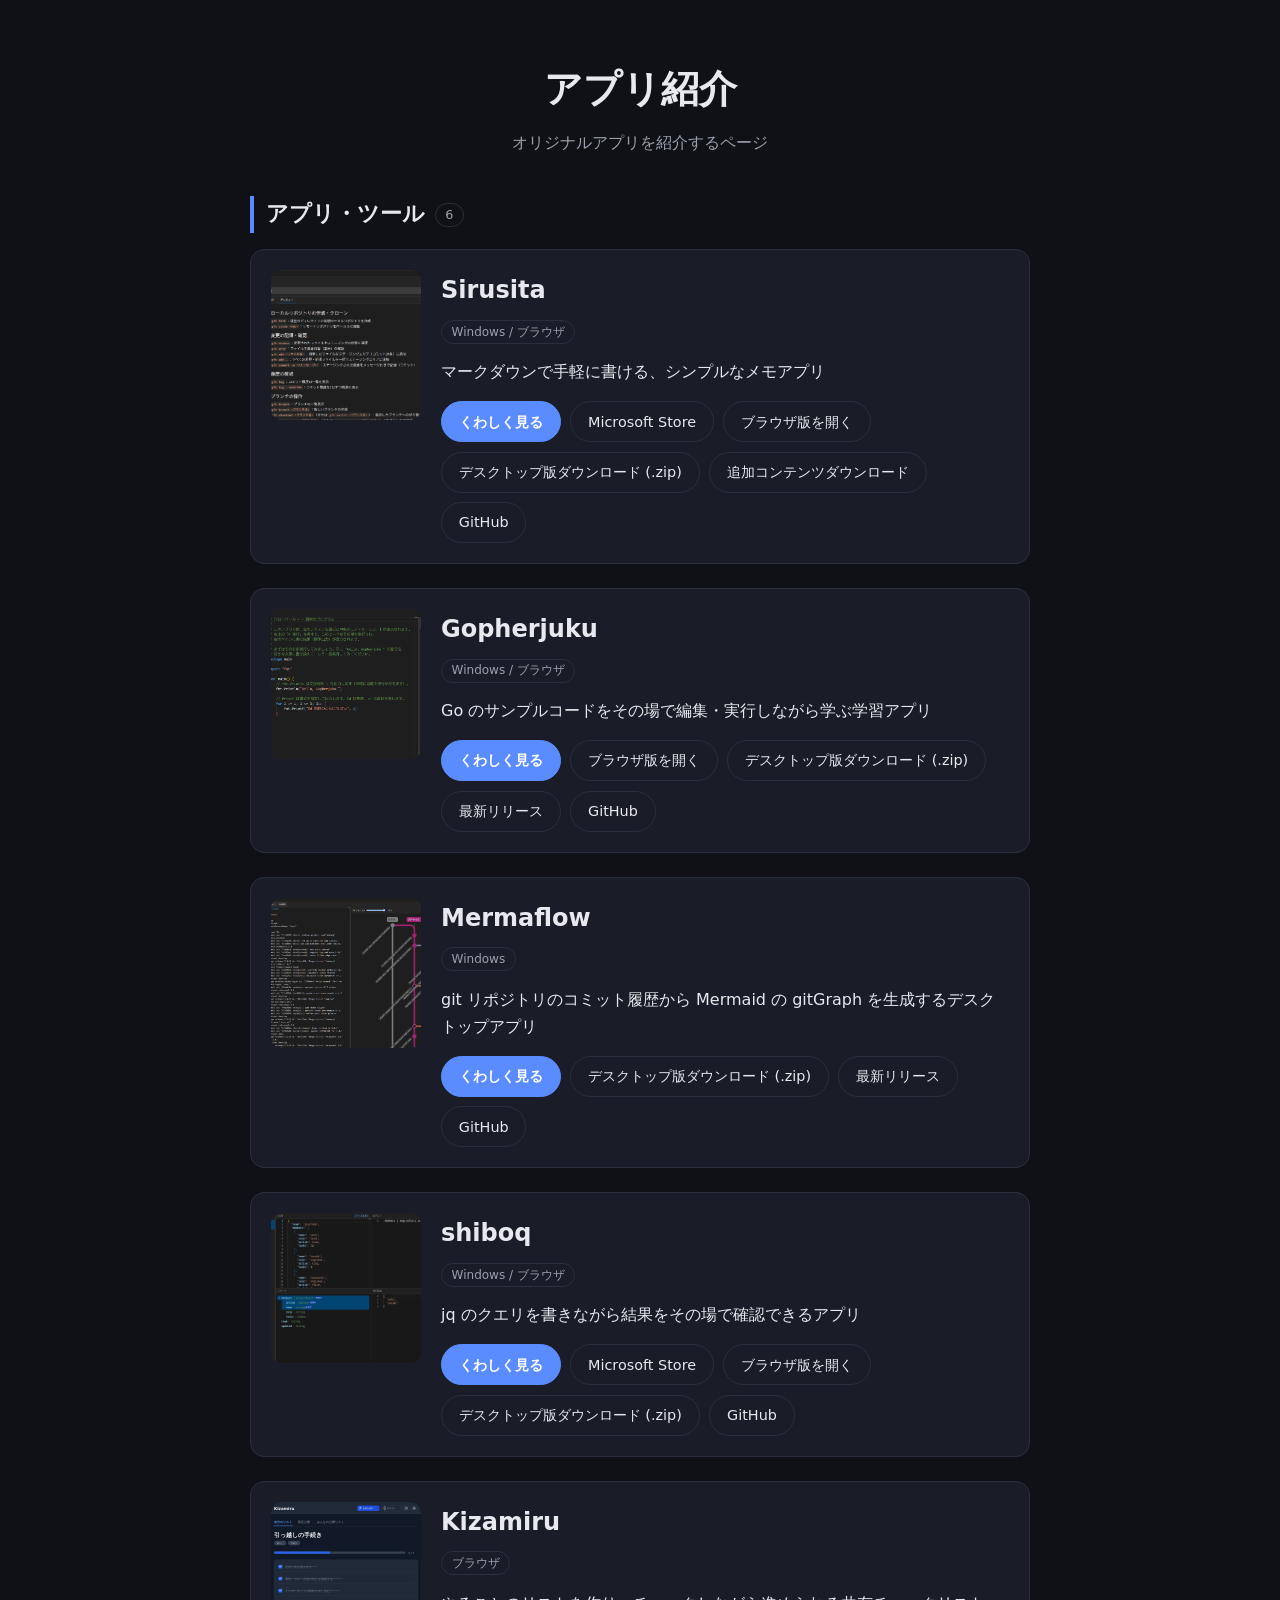
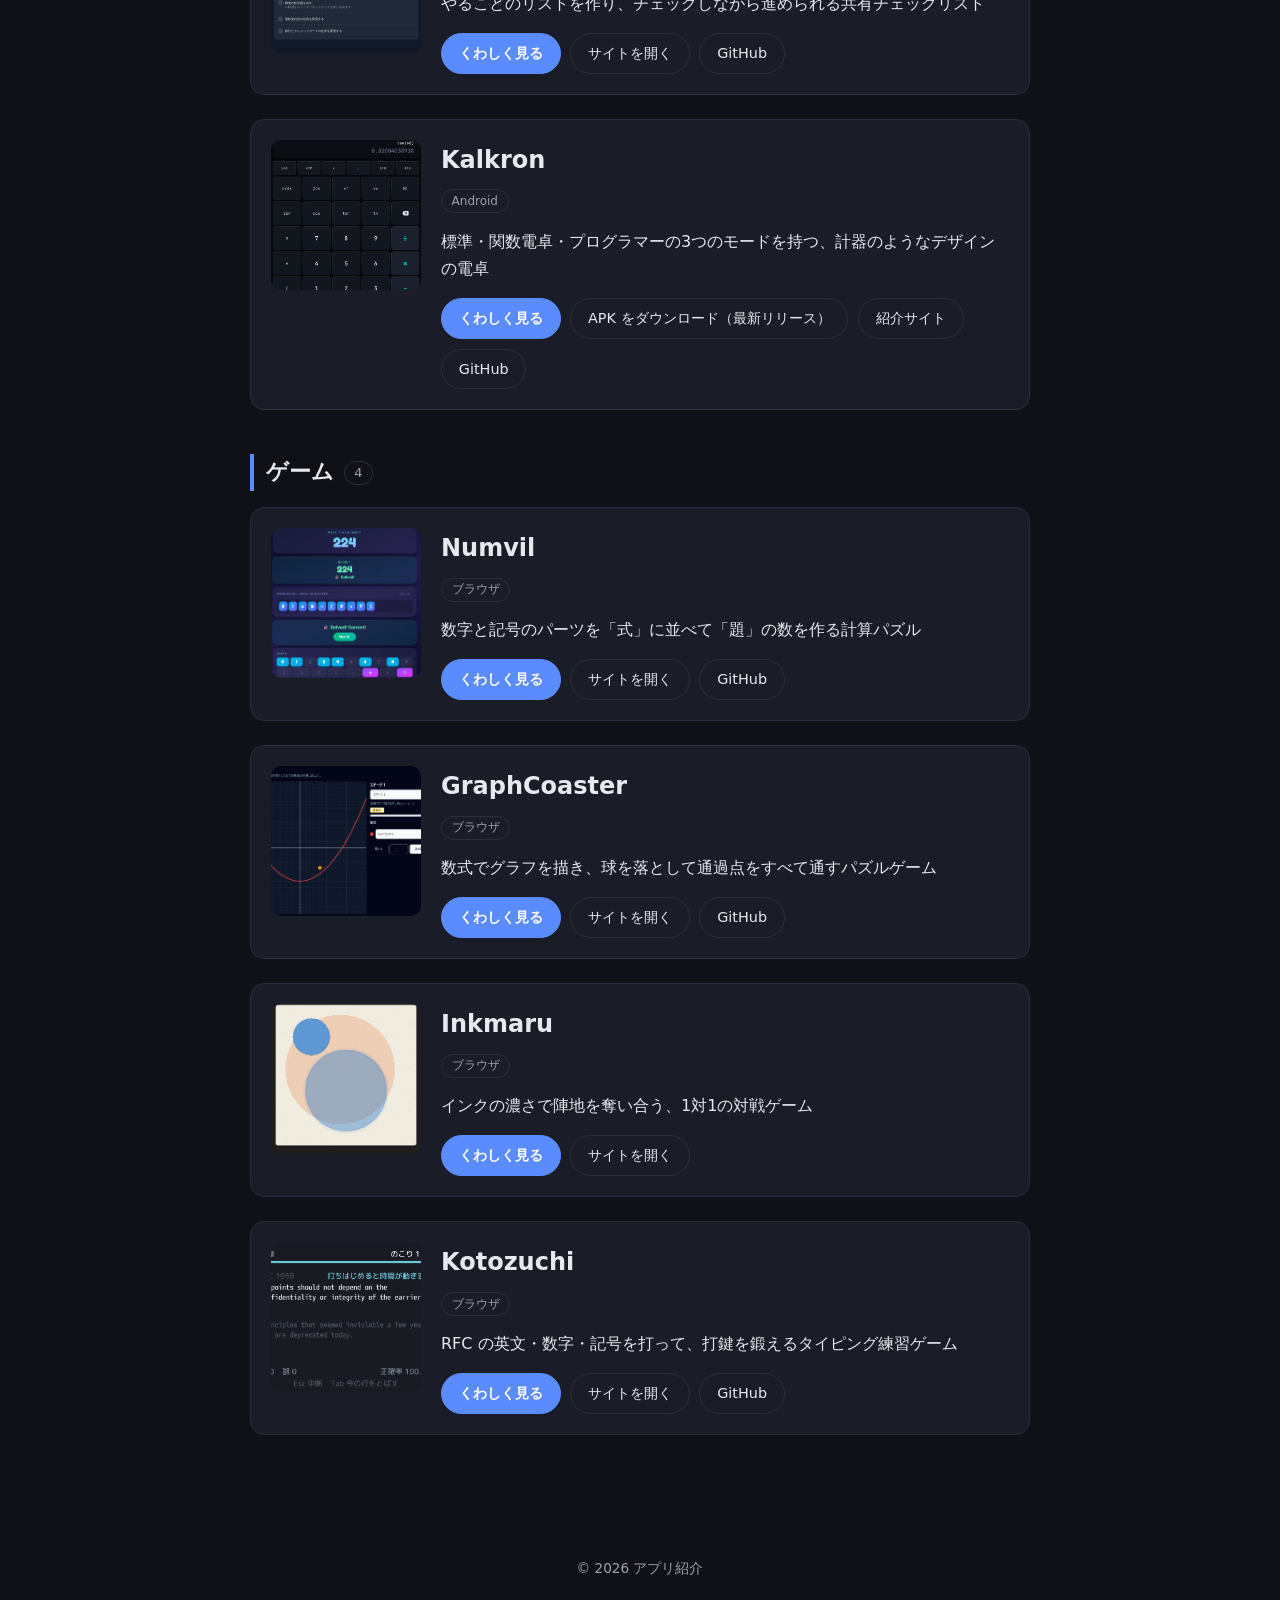
<file: index.html>
<!doctype html><html lang=ja><head><meta name=generator content="Hugo 0.165.0"><meta charset=UTF-8><meta name=viewport content="width=device-width,initial-scale=1"><title>アプリ紹介</title><meta name=description content="オリジナルアプリを紹介するページ"><link rel=stylesheet href=/css/style.css></head><body><main class=container><header class=site-header><h1>アプリ紹介</h1><p class=lead>オリジナルアプリを紹介するページ</p></header><section class=app-category id=app><h2 class=category-heading>アプリ・ツール<span class=category-count>6</span></h2><div class=app-list><article class=app-card><a class=app-thumb href=/apps/sirusita/><img src=/img/sirusita.png alt="Sirusita のスクリーンショット" loading=lazy></a><div class=app-body><h3 class=app-name><a href=/apps/sirusita/>Sirusita</a></h3><span class=app-platform>Windows / ブラウザ</span><p class=app-tagline>マークダウンで手軽に書ける、シンプルなメモアプリ</p><div class=app-links><a class="btn btn-primary" href=/apps/sirusita/>くわしく見る</a>
<a class=btn href=https://apps.microsoft.com/detail/9PPT0S6GKBLW target=_blank rel="noopener noreferrer">Microsoft Store</a>
<a class=btn href=https://sirusita.e17.click/ target=_blank rel="noopener noreferrer">ブラウザ版を開く</a>
<a class=btn href=https://github.com/morststs/sirusita/releases/latest/download/sirusita-windows-amd64.zip target=_blank rel="noopener noreferrer">デスクトップ版ダウンロード (.zip)</a>
<a class=btn href=https://github.com/morststs/sirusita/releases/latest/download/sirusita-contents.zip target=_blank rel="noopener noreferrer">追加コンテンツダウンロード</a>
<a class=btn href=https://github.com/morststs/sirusita target=_blank rel="noopener noreferrer">GitHub</a></div></div></article><article class=app-card><a class=app-thumb href=/apps/gopherjuku/><img src=/img/gopherjuku.png alt="Gopherjuku のスクリーンショット" loading=lazy></a><div class=app-body><h3 class=app-name><a href=/apps/gopherjuku/>Gopherjuku</a></h3><span class=app-platform>Windows / ブラウザ</span><p class=app-tagline>Go のサンプルコードをその場で編集・実行しながら学ぶ学習アプリ</p><div class=app-links><a class="btn btn-primary" href=/apps/gopherjuku/>くわしく見る</a>
<a class=btn href=https://gopherjuku.e17.click/ target=_blank rel="noopener noreferrer">ブラウザ版を開く</a>
<a class=btn href=https://github.com/morststs/gopherjuku/releases/latest/download/gopherjuku-windows-amd64.zip target=_blank rel="noopener noreferrer">デスクトップ版ダウンロード (.zip)</a>
<a class=btn href=https://github.com/morststs/gopherjuku/releases/latest target=_blank rel="noopener noreferrer">最新リリース</a>
<a class=btn href=https://github.com/morststs/gopherjuku target=_blank rel="noopener noreferrer">GitHub</a></div></div></article><article class=app-card><a class=app-thumb href=/apps/mermaflow/><img src=/img/mermaflow.png alt="Mermaflow のスクリーンショット" loading=lazy></a><div class=app-body><h3 class=app-name><a href=/apps/mermaflow/>Mermaflow</a></h3><span class=app-platform>Windows</span><p class=app-tagline>git リポジトリのコミット履歴から Mermaid の gitGraph を生成するデスクトップアプリ</p><div class=app-links><a class="btn btn-primary" href=/apps/mermaflow/>くわしく見る</a>
<a class=btn href=https://github.com/morststs/mermaflow/releases/latest/download/mermaflow-windows-amd64.zip target=_blank rel="noopener noreferrer">デスクトップ版ダウンロード (.zip)</a>
<a class=btn href=https://github.com/morststs/mermaflow/releases/latest target=_blank rel="noopener noreferrer">最新リリース</a>
<a class=btn href=https://github.com/morststs/mermaflow target=_blank rel="noopener noreferrer">GitHub</a></div></div></article><article class=app-card><a class=app-thumb href=/apps/shiboq/><img src=/img/shiboq.png alt="shiboq のスクリーンショット" loading=lazy></a><div class=app-body><h3 class=app-name><a href=/apps/shiboq/>shiboq</a></h3><span class=app-platform>Windows / ブラウザ</span><p class=app-tagline>jq のクエリを書きながら結果をその場で確認できるアプリ</p><div class=app-links><a class="btn btn-primary" href=/apps/shiboq/>くわしく見る</a>
<a class=btn href=https://apps.microsoft.com/detail/9MV10MVFX78Z target=_blank rel="noopener noreferrer">Microsoft Store</a>
<a class=btn href=https://shiboq.e17.click/ target=_blank rel="noopener noreferrer">ブラウザ版を開く</a>
<a class=btn href=https://github.com/morststs/shiboq/releases/latest/download/shiboq-windows-amd64.zip target=_blank rel="noopener noreferrer">デスクトップ版ダウンロード (.zip)</a>
<a class=btn href=https://github.com/morststs/shiboq target=_blank rel="noopener noreferrer">GitHub</a></div></div></article><article class=app-card><a class=app-thumb href=/apps/kizamiru/><img src=/img/kizamiru.svg alt="Kizamiru のスクリーンショット" loading=lazy></a><div class=app-body><h3 class=app-name><a href=/apps/kizamiru/>Kizamiru</a></h3><span class=app-platform>ブラウザ</span><p class=app-tagline>やることのリストを作り、チェックしながら進められる共有チェックリスト</p><div class=app-links><a class="btn btn-primary" href=/apps/kizamiru/>くわしく見る</a>
<a class=btn href=https://kizamiru.e17.click/ target=_blank rel="noopener noreferrer">サイトを開く</a>
<a class=btn href=https://github.com/morststs/kizamiru target=_blank rel="noopener noreferrer">GitHub</a></div></div></article><article class=app-card><a class=app-thumb href=/apps/kalkron/><img src=/img/kalkron.png alt="Kalkron のスクリーンショット" loading=lazy></a><div class=app-body><h3 class=app-name><a href=/apps/kalkron/>Kalkron</a></h3><span class=app-platform>Android</span><p class=app-tagline>標準・関数電卓・プログラマーの3つのモードを持つ、計器のようなデザインの電卓</p><div class=app-links><a class="btn btn-primary" href=/apps/kalkron/>くわしく見る</a>
<a class=btn href=https://github.com/morststs/kalkron/releases/latest target=_blank rel="noopener noreferrer">APK をダウンロード（最新リリース）</a>
<a class=btn href=https://kalkron.e17.click/ target=_blank rel="noopener noreferrer">紹介サイト</a>
<a class=btn href=https://github.com/morststs/kalkron target=_blank rel="noopener noreferrer">GitHub</a></div></div></article></div></section><section class=app-category id=game><h2 class=category-heading>ゲーム<span class=category-count>4</span></h2><div class=app-list><article class=app-card><a class=app-thumb href=/apps/numvil/><img src=/img/numvil.png alt="Numvil のスクリーンショット" loading=lazy></a><div class=app-body><h3 class=app-name><a href=/apps/numvil/>Numvil</a></h3><span class=app-platform>ブラウザ</span><p class=app-tagline>数字と記号のパーツを「式」に並べて「題」の数を作る計算パズル</p><div class=app-links><a class="btn btn-primary" href=/apps/numvil/>くわしく見る</a>
<a class=btn href=https://numvil.e17.click/ target=_blank rel="noopener noreferrer">サイトを開く</a>
<a class=btn href=https://github.com/morststs/numvil target=_blank rel="noopener noreferrer">GitHub</a></div></div></article><article class=app-card><a class=app-thumb href=/apps/graphcoaster/><img src=/img/graphcoaster.png alt="GraphCoaster のスクリーンショット" loading=lazy></a><div class=app-body><h3 class=app-name><a href=/apps/graphcoaster/>GraphCoaster</a></h3><span class=app-platform>ブラウザ</span><p class=app-tagline>数式でグラフを描き、球を落として通過点をすべて通すパズルゲーム</p><div class=app-links><a class="btn btn-primary" href=/apps/graphcoaster/>くわしく見る</a>
<a class=btn href=https://graphcoaster.e17.click/ target=_blank rel="noopener noreferrer">サイトを開く</a>
<a class=btn href=https://github.com/morststs/graphcoaster target=_blank rel="noopener noreferrer">GitHub</a></div></div></article><article class=app-card><a class=app-thumb href=/apps/inkmaru/><img src=/img/inkmaru.png alt="Inkmaru のスクリーンショット" loading=lazy></a><div class=app-body><h3 class=app-name><a href=/apps/inkmaru/>Inkmaru</a></h3><span class=app-platform>ブラウザ</span><p class=app-tagline>インクの濃さで陣地を奪い合う、1対1の対戦ゲーム</p><div class=app-links><a class="btn btn-primary" href=/apps/inkmaru/>くわしく見る</a>
<a class=btn href=https://inkmaru.e17.click/ target=_blank rel="noopener noreferrer">サイトを開く</a></div></div></article><article class=app-card><a class=app-thumb href=/apps/kotozuchi/><img src=/img/kotozuchi.png alt="Kotozuchi のスクリーンショット" loading=lazy></a><div class=app-body><h3 class=app-name><a href=/apps/kotozuchi/>Kotozuchi</a></h3><span class=app-platform>ブラウザ</span><p class=app-tagline>RFC の英文・数字・記号を打って、打鍵を鍛えるタイピング練習ゲーム</p><div class=app-links><a class="btn btn-primary" href=/apps/kotozuchi/>くわしく見る</a>
<a class=btn href=https://morststs.github.io/kotozuchi/ target=_blank rel="noopener noreferrer">サイトを開く</a>
<a class=btn href=https://github.com/morststs/kotozuchi target=_blank rel="noopener noreferrer">GitHub</a></div></div></article></div></section></main><footer class=site-footer><p>&copy; 2026 アプリ紹介</p></footer></body></html>
</file>
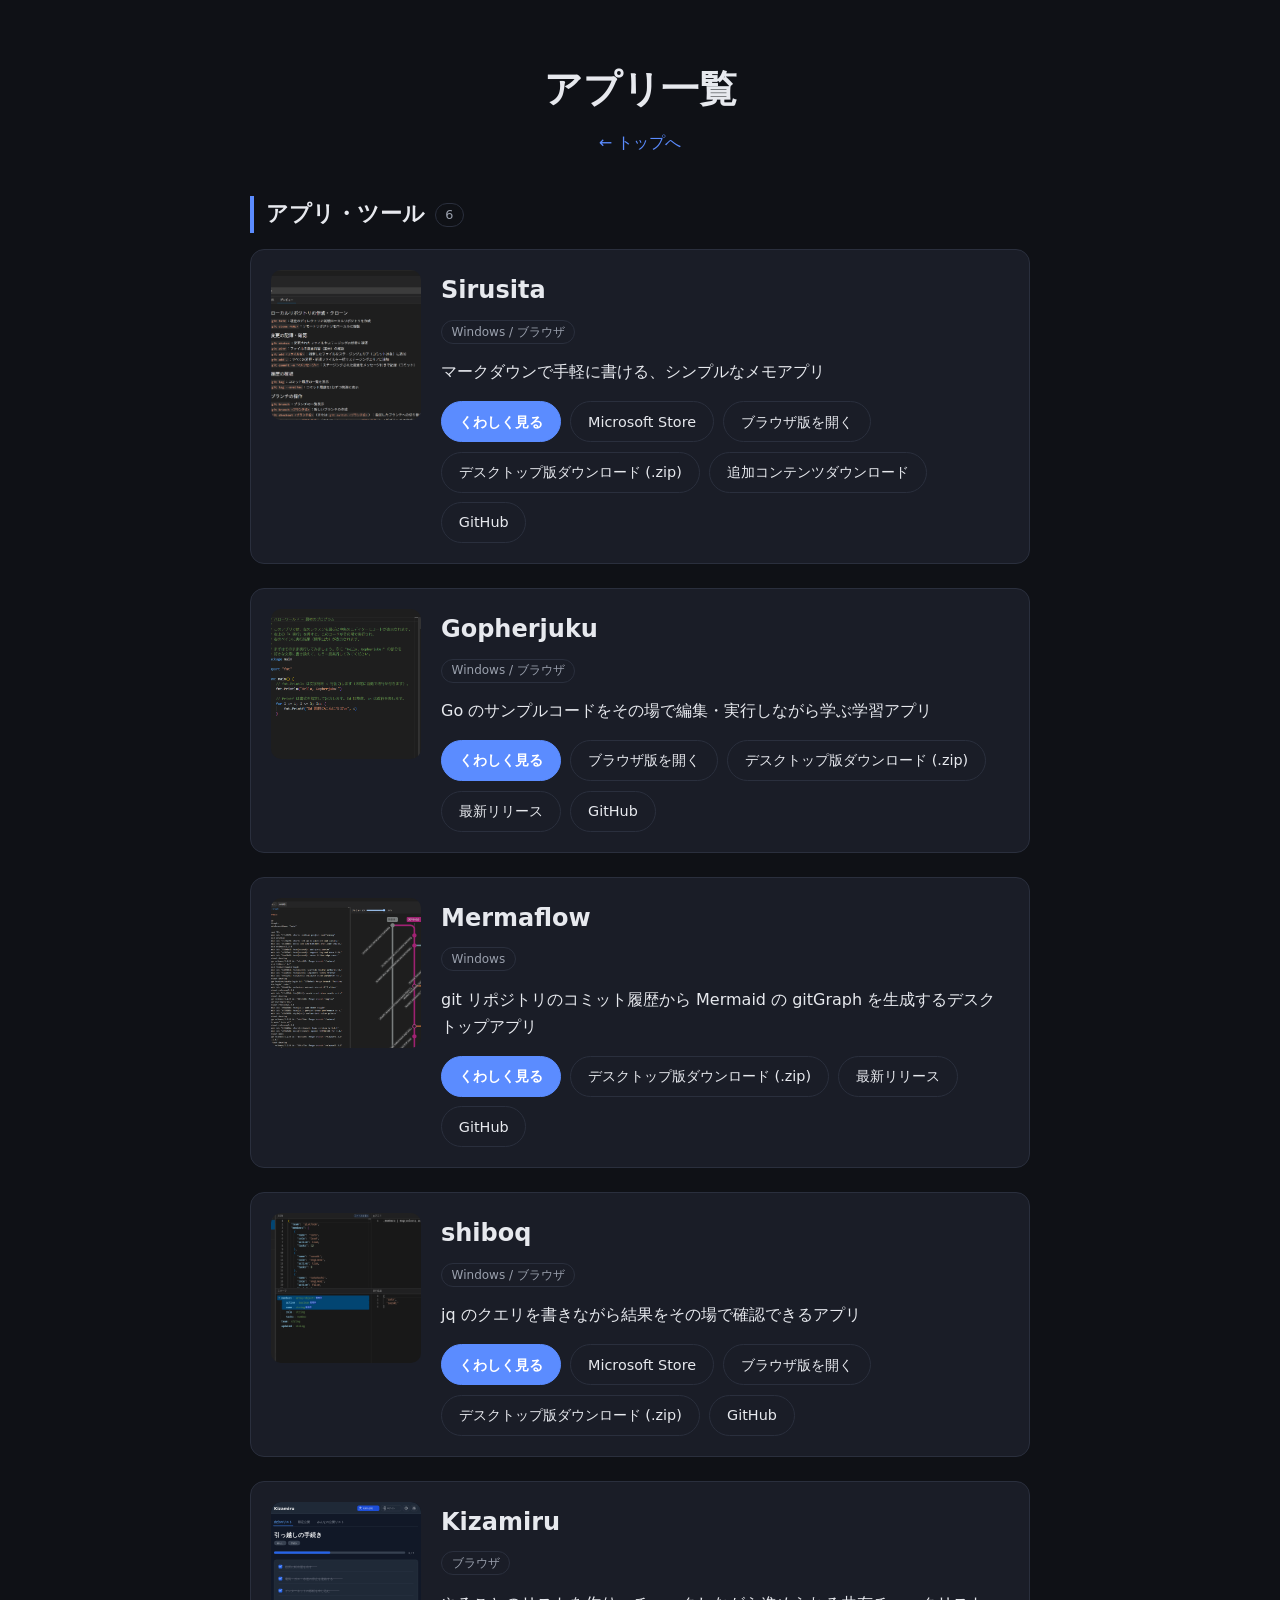
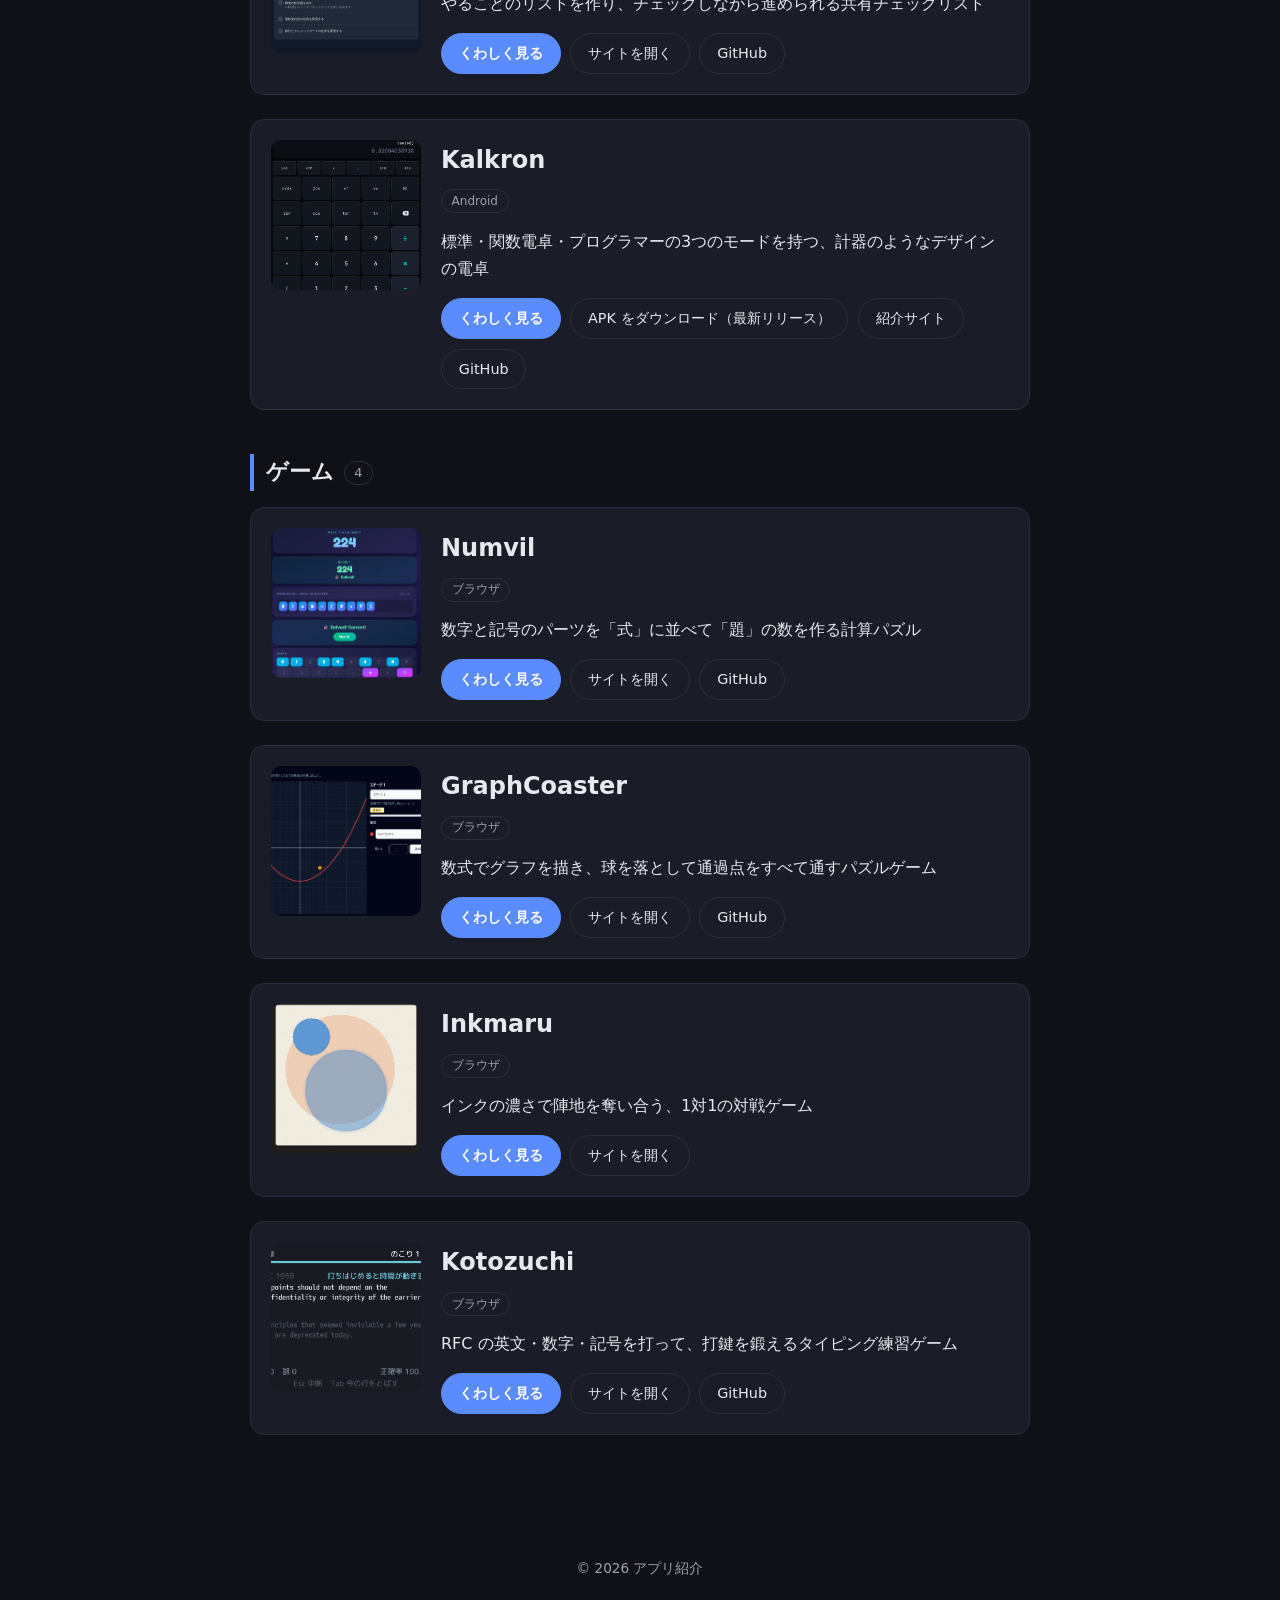
<file: apps/index.html>
<!doctype html><html lang=ja><head><meta charset=UTF-8><meta name=viewport content="width=device-width,initial-scale=1"><title>アプリ紹介</title><meta name=description content="オリジナルアプリを紹介するページ"><link rel=stylesheet href=/css/style.css></head><body><main class=container><header class=site-header><h1>アプリ一覧</h1><p class=lead><a class=back-link href=/>&larr; トップへ</a></p></header><section class=app-category id=app><h2 class=category-heading>アプリ・ツール<span class=category-count>6</span></h2><div class=app-list><article class=app-card><a class=app-thumb href=/apps/sirusita/><img src=/img/sirusita.png alt="Sirusita のスクリーンショット" loading=lazy></a><div class=app-body><h3 class=app-name><a href=/apps/sirusita/>Sirusita</a></h3><span class=app-platform>Windows / ブラウザ</span><p class=app-tagline>マークダウンで手軽に書ける、シンプルなメモアプリ</p><div class=app-links><a class="btn btn-primary" href=/apps/sirusita/>くわしく見る</a>
<a class=btn href=https://apps.microsoft.com/detail/9PPT0S6GKBLW target=_blank rel="noopener noreferrer">Microsoft Store</a>
<a class=btn href=https://sirusita.e17.click/ target=_blank rel="noopener noreferrer">ブラウザ版を開く</a>
<a class=btn href=https://github.com/morststs/sirusita/releases/latest/download/sirusita-windows-amd64.zip target=_blank rel="noopener noreferrer">デスクトップ版ダウンロード (.zip)</a>
<a class=btn href=https://github.com/morststs/sirusita/releases/latest/download/sirusita-contents.zip target=_blank rel="noopener noreferrer">追加コンテンツダウンロード</a>
<a class=btn href=https://github.com/morststs/sirusita target=_blank rel="noopener noreferrer">GitHub</a></div></div></article><article class=app-card><a class=app-thumb href=/apps/gopherjuku/><img src=/img/gopherjuku.png alt="Gopherjuku のスクリーンショット" loading=lazy></a><div class=app-body><h3 class=app-name><a href=/apps/gopherjuku/>Gopherjuku</a></h3><span class=app-platform>Windows / ブラウザ</span><p class=app-tagline>Go のサンプルコードをその場で編集・実行しながら学ぶ学習アプリ</p><div class=app-links><a class="btn btn-primary" href=/apps/gopherjuku/>くわしく見る</a>
<a class=btn href=https://gopherjuku.e17.click/ target=_blank rel="noopener noreferrer">ブラウザ版を開く</a>
<a class=btn href=https://github.com/morststs/gopherjuku/releases/latest/download/gopherjuku-windows-amd64.zip target=_blank rel="noopener noreferrer">デスクトップ版ダウンロード (.zip)</a>
<a class=btn href=https://github.com/morststs/gopherjuku/releases/latest target=_blank rel="noopener noreferrer">最新リリース</a>
<a class=btn href=https://github.com/morststs/gopherjuku target=_blank rel="noopener noreferrer">GitHub</a></div></div></article><article class=app-card><a class=app-thumb href=/apps/mermaflow/><img src=/img/mermaflow.png alt="Mermaflow のスクリーンショット" loading=lazy></a><div class=app-body><h3 class=app-name><a href=/apps/mermaflow/>Mermaflow</a></h3><span class=app-platform>Windows</span><p class=app-tagline>git リポジトリのコミット履歴から Mermaid の gitGraph を生成するデスクトップアプリ</p><div class=app-links><a class="btn btn-primary" href=/apps/mermaflow/>くわしく見る</a>
<a class=btn href=https://github.com/morststs/mermaflow/releases/latest/download/mermaflow-windows-amd64.zip target=_blank rel="noopener noreferrer">デスクトップ版ダウンロード (.zip)</a>
<a class=btn href=https://github.com/morststs/mermaflow/releases/latest target=_blank rel="noopener noreferrer">最新リリース</a>
<a class=btn href=https://github.com/morststs/mermaflow target=_blank rel="noopener noreferrer">GitHub</a></div></div></article><article class=app-card><a class=app-thumb href=/apps/shiboq/><img src=/img/shiboq.png alt="shiboq のスクリーンショット" loading=lazy></a><div class=app-body><h3 class=app-name><a href=/apps/shiboq/>shiboq</a></h3><span class=app-platform>Windows / ブラウザ</span><p class=app-tagline>jq のクエリを書きながら結果をその場で確認できるアプリ</p><div class=app-links><a class="btn btn-primary" href=/apps/shiboq/>くわしく見る</a>
<a class=btn href=https://apps.microsoft.com/detail/9MV10MVFX78Z target=_blank rel="noopener noreferrer">Microsoft Store</a>
<a class=btn href=https://shiboq.e17.click/ target=_blank rel="noopener noreferrer">ブラウザ版を開く</a>
<a class=btn href=https://github.com/morststs/shiboq/releases/latest/download/shiboq-windows-amd64.zip target=_blank rel="noopener noreferrer">デスクトップ版ダウンロード (.zip)</a>
<a class=btn href=https://github.com/morststs/shiboq target=_blank rel="noopener noreferrer">GitHub</a></div></div></article><article class=app-card><a class=app-thumb href=/apps/kizamiru/><img src=/img/kizamiru.svg alt="Kizamiru のスクリーンショット" loading=lazy></a><div class=app-body><h3 class=app-name><a href=/apps/kizamiru/>Kizamiru</a></h3><span class=app-platform>ブラウザ</span><p class=app-tagline>やることのリストを作り、チェックしながら進められる共有チェックリスト</p><div class=app-links><a class="btn btn-primary" href=/apps/kizamiru/>くわしく見る</a>
<a class=btn href=https://kizamiru.e17.click/ target=_blank rel="noopener noreferrer">サイトを開く</a>
<a class=btn href=https://github.com/morststs/kizamiru target=_blank rel="noopener noreferrer">GitHub</a></div></div></article><article class=app-card><a class=app-thumb href=/apps/kalkron/><img src=/img/kalkron.png alt="Kalkron のスクリーンショット" loading=lazy></a><div class=app-body><h3 class=app-name><a href=/apps/kalkron/>Kalkron</a></h3><span class=app-platform>Android</span><p class=app-tagline>標準・関数電卓・プログラマーの3つのモードを持つ、計器のようなデザインの電卓</p><div class=app-links><a class="btn btn-primary" href=/apps/kalkron/>くわしく見る</a>
<a class=btn href=https://github.com/morststs/kalkron/releases/latest target=_blank rel="noopener noreferrer">APK をダウンロード（最新リリース）</a>
<a class=btn href=https://kalkron.e17.click/ target=_blank rel="noopener noreferrer">紹介サイト</a>
<a class=btn href=https://github.com/morststs/kalkron target=_blank rel="noopener noreferrer">GitHub</a></div></div></article></div></section><section class=app-category id=game><h2 class=category-heading>ゲーム<span class=category-count>4</span></h2><div class=app-list><article class=app-card><a class=app-thumb href=/apps/numvil/><img src=/img/numvil.png alt="Numvil のスクリーンショット" loading=lazy></a><div class=app-body><h3 class=app-name><a href=/apps/numvil/>Numvil</a></h3><span class=app-platform>ブラウザ</span><p class=app-tagline>数字と記号のパーツを「式」に並べて「題」の数を作る計算パズル</p><div class=app-links><a class="btn btn-primary" href=/apps/numvil/>くわしく見る</a>
<a class=btn href=https://numvil.e17.click/ target=_blank rel="noopener noreferrer">サイトを開く</a>
<a class=btn href=https://github.com/morststs/numvil target=_blank rel="noopener noreferrer">GitHub</a></div></div></article><article class=app-card><a class=app-thumb href=/apps/graphcoaster/><img src=/img/graphcoaster.png alt="GraphCoaster のスクリーンショット" loading=lazy></a><div class=app-body><h3 class=app-name><a href=/apps/graphcoaster/>GraphCoaster</a></h3><span class=app-platform>ブラウザ</span><p class=app-tagline>数式でグラフを描き、球を落として通過点をすべて通すパズルゲーム</p><div class=app-links><a class="btn btn-primary" href=/apps/graphcoaster/>くわしく見る</a>
<a class=btn href=https://graphcoaster.e17.click/ target=_blank rel="noopener noreferrer">サイトを開く</a>
<a class=btn href=https://github.com/morststs/graphcoaster target=_blank rel="noopener noreferrer">GitHub</a></div></div></article><article class=app-card><a class=app-thumb href=/apps/inkmaru/><img src=/img/inkmaru.png alt="Inkmaru のスクリーンショット" loading=lazy></a><div class=app-body><h3 class=app-name><a href=/apps/inkmaru/>Inkmaru</a></h3><span class=app-platform>ブラウザ</span><p class=app-tagline>インクの濃さで陣地を奪い合う、1対1の対戦ゲーム</p><div class=app-links><a class="btn btn-primary" href=/apps/inkmaru/>くわしく見る</a>
<a class=btn href=https://inkmaru.e17.click/ target=_blank rel="noopener noreferrer">サイトを開く</a></div></div></article><article class=app-card><a class=app-thumb href=/apps/kotozuchi/><img src=/img/kotozuchi.png alt="Kotozuchi のスクリーンショット" loading=lazy></a><div class=app-body><h3 class=app-name><a href=/apps/kotozuchi/>Kotozuchi</a></h3><span class=app-platform>ブラウザ</span><p class=app-tagline>RFC の英文・数字・記号を打って、打鍵を鍛えるタイピング練習ゲーム</p><div class=app-links><a class="btn btn-primary" href=/apps/kotozuchi/>くわしく見る</a>
<a class=btn href=https://morststs.github.io/kotozuchi/ target=_blank rel="noopener noreferrer">サイトを開く</a>
<a class=btn href=https://github.com/morststs/kotozuchi target=_blank rel="noopener noreferrer">GitHub</a></div></div></article></div></section></main><footer class=site-footer><p>&copy; 2026 アプリ紹介</p></footer></body></html>
</file>
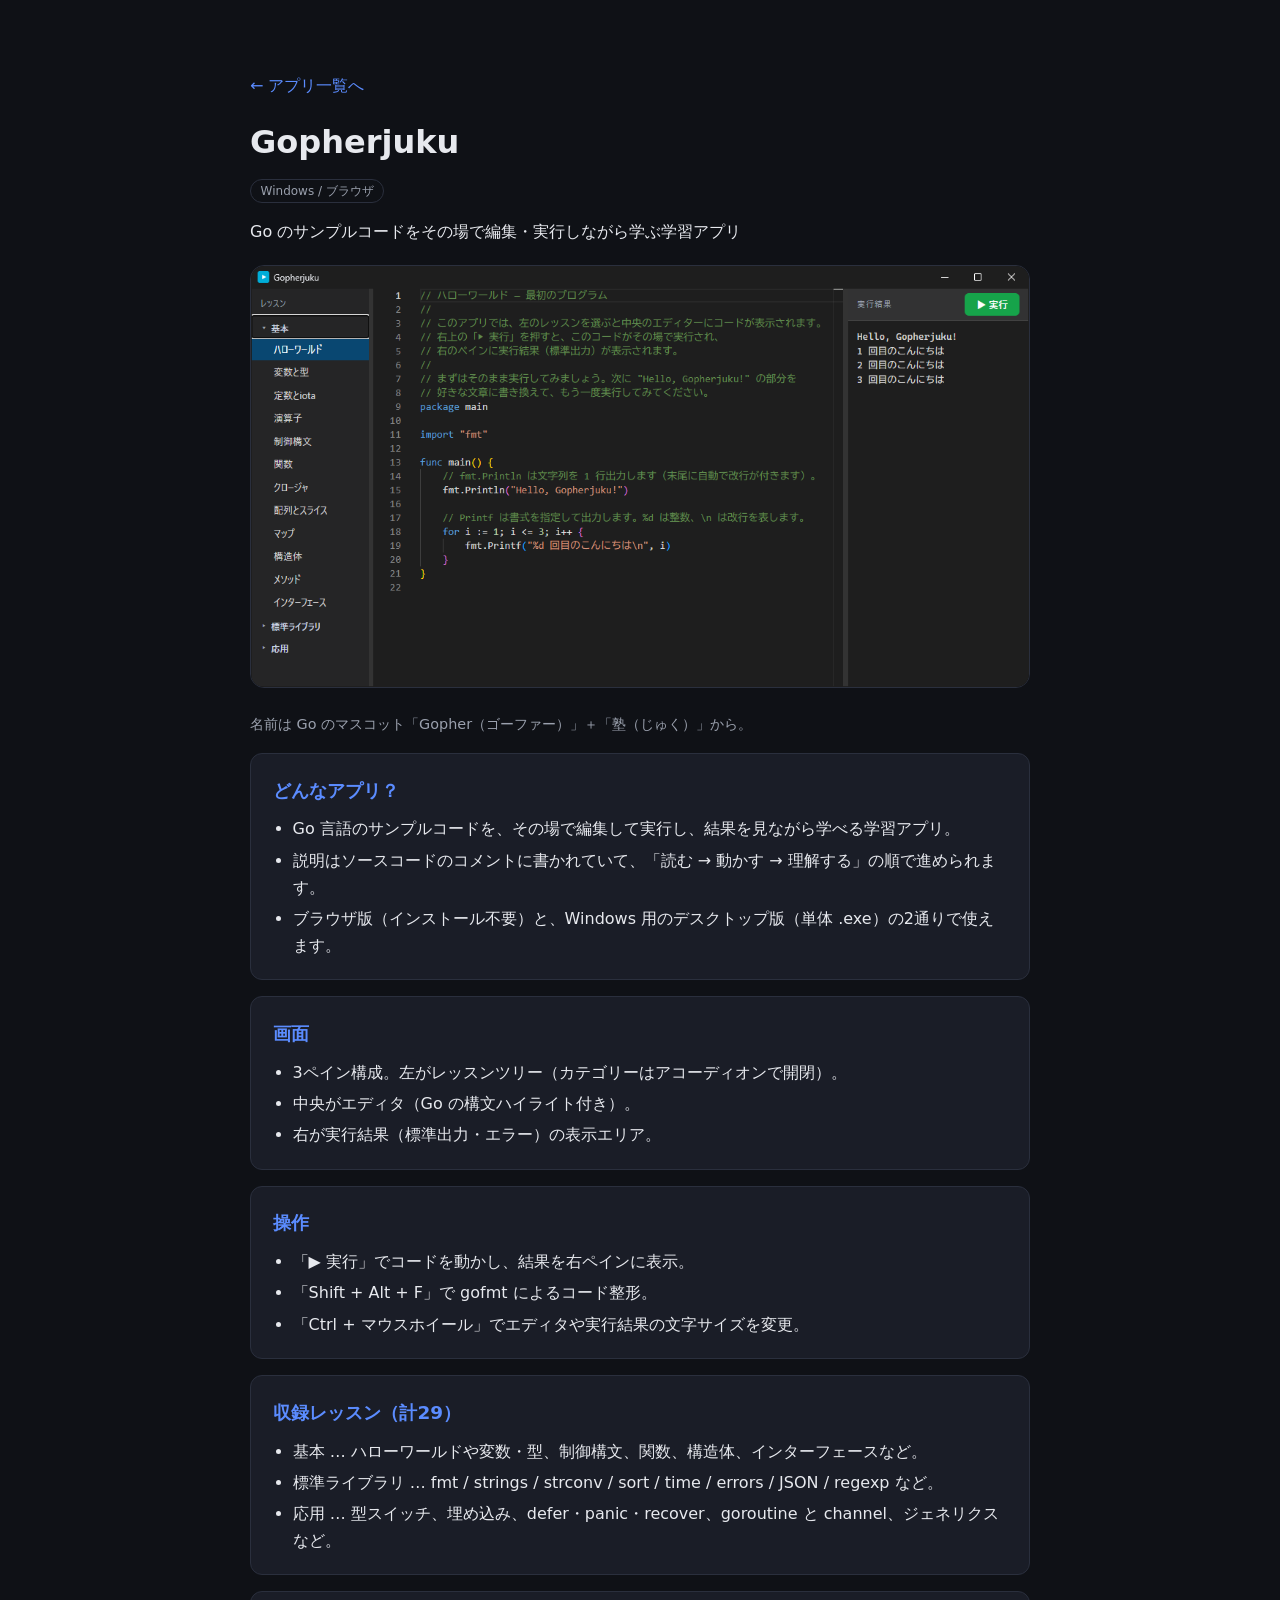
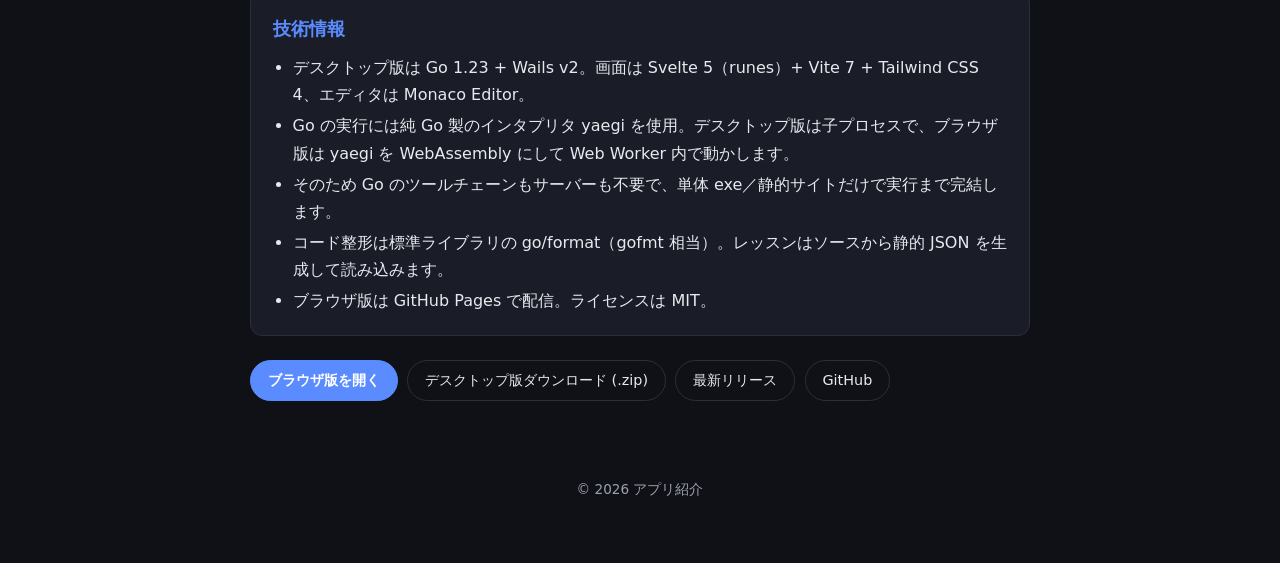
<file: apps/gopherjuku/index.html>
<!doctype html><html lang=ja><head><meta charset=UTF-8><meta name=viewport content="width=device-width,initial-scale=1"><title>アプリ紹介</title><meta name=description content="オリジナルアプリを紹介するページ"><link rel=stylesheet href=/css/style.css></head><body><main class=container><p><a class=back-link href=/>&larr; アプリ一覧へ</a></p><article class=app-detail><header class=detail-header><h1>Gopherjuku</h1><span class=app-platform>Windows / ブラウザ</span><p class=app-tagline>Go のサンプルコードをその場で編集・実行しながら学ぶ学習アプリ</p></header><figure class=detail-shot><img src=/img/gopherjuku.png alt="Gopherjuku のスクリーンショット"></figure><p class=app-note>名前は Go のマスコット「Gopher（ゴーファー）」＋「塾（じゅく）」から。</p><section class=detail-section><h2>どんなアプリ？</h2><ul><li>Go 言語のサンプルコードを、その場で編集して実行し、結果を見ながら学べる学習アプリ。</li><li>説明はソースコードのコメントに書かれていて、「読む → 動かす → 理解する」の順で進められます。</li><li>ブラウザ版（インストール不要）と、Windows 用のデスクトップ版（単体 .exe）の2通りで使えます。</li></ul></section><section class=detail-section><h2>画面</h2><ul><li>3ペイン構成。左がレッスンツリー（カテゴリーはアコーディオンで開閉）。</li><li>中央がエディタ（Go の構文ハイライト付き）。</li><li>右が実行結果（標準出力・エラー）の表示エリア。</li></ul></section><section class=detail-section><h2>操作</h2><ul><li>「▶ 実行」でコードを動かし、結果を右ペインに表示。</li><li>「Shift + Alt + F」で gofmt によるコード整形。</li><li>「Ctrl + マウスホイール」でエディタや実行結果の文字サイズを変更。</li></ul></section><section class=detail-section><h2>収録レッスン（計29）</h2><ul><li>基本 … ハローワールドや変数・型、制御構文、関数、構造体、インターフェースなど。</li><li>標準ライブラリ … fmt / strings / strconv / sort / time / errors / JSON / regexp など。</li><li>応用 … 型スイッチ、埋め込み、defer・panic・recover、goroutine と channel、ジェネリクスなど。</li></ul></section><section class=detail-section><h2>技術情報</h2><ul><li>デスクトップ版は Go 1.23 + Wails v2。画面は Svelte 5（runes）+ Vite 7 + Tailwind CSS 4、エディタは Monaco Editor。</li><li>Go の実行には純 Go 製のインタプリタ yaegi を使用。デスクトップ版は子プロセスで、ブラウザ版は yaegi を WebAssembly にして Web Worker 内で動かします。</li><li>そのため Go のツールチェーンもサーバーも不要で、単体 exe／静的サイトだけで実行まで完結します。</li><li>コード整形は標準ライブラリの go/format（gofmt 相当）。レッスンはソースから静的 JSON を生成して読み込みます。</li><li>ブラウザ版は GitHub Pages で配信。ライセンスは MIT。</li></ul></section><div class="app-links detail-links"><a class="btn btn-primary" href=https://gopherjuku.e17.click/ target=_blank rel="noopener noreferrer">ブラウザ版を開く</a>
<a class=btn href=https://github.com/morststs/gopherjuku/releases/latest/download/gopherjuku-windows-amd64.zip target=_blank rel="noopener noreferrer">デスクトップ版ダウンロード (.zip)</a>
<a class=btn href=https://github.com/morststs/gopherjuku/releases/latest target=_blank rel="noopener noreferrer">最新リリース</a>
<a class=btn href=https://github.com/morststs/gopherjuku target=_blank rel="noopener noreferrer">GitHub</a></div></article></main><footer class=site-footer><p>&copy; 2026 アプリ紹介</p></footer></body></html>
</file>
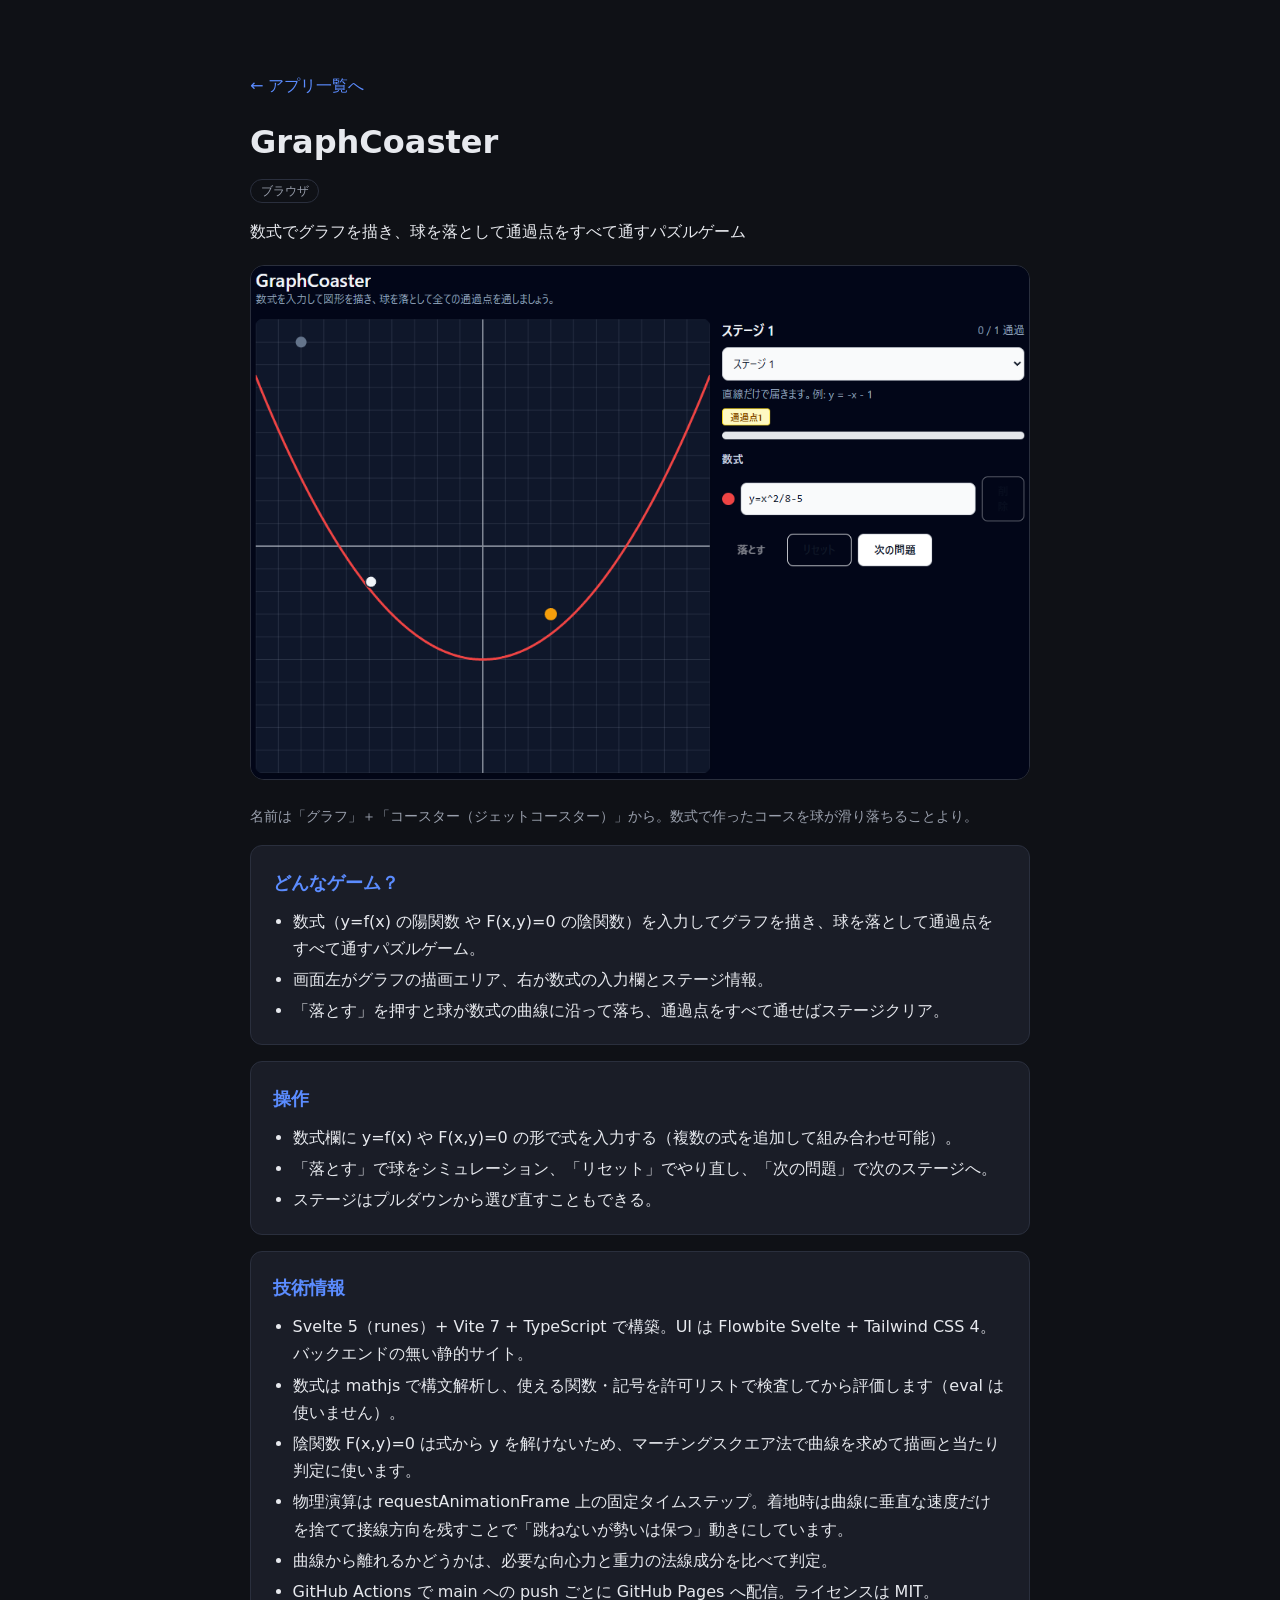
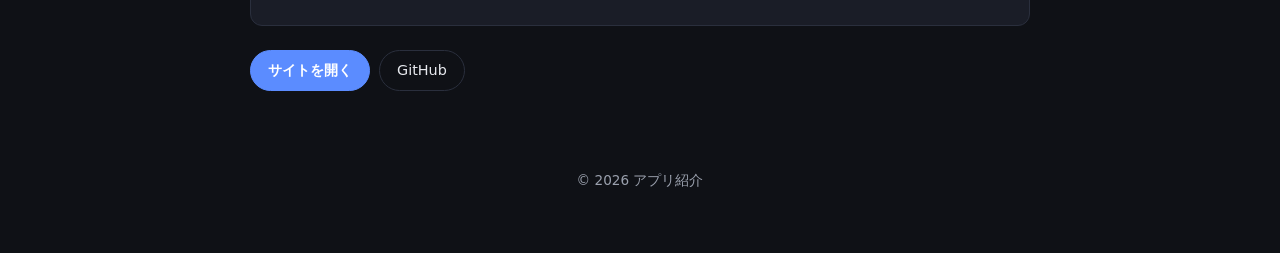
<file: apps/graphcoaster/index.html>
<!doctype html><html lang=ja><head><meta charset=UTF-8><meta name=viewport content="width=device-width,initial-scale=1"><title>アプリ紹介</title><meta name=description content="オリジナルアプリを紹介するページ"><link rel=stylesheet href=/css/style.css></head><body><main class=container><p><a class=back-link href=/>&larr; アプリ一覧へ</a></p><article class=app-detail><header class=detail-header><h1>GraphCoaster</h1><span class=app-platform>ブラウザ</span><p class=app-tagline>数式でグラフを描き、球を落として通過点をすべて通すパズルゲーム</p></header><figure class=detail-shot><img src=/img/graphcoaster.png alt="GraphCoaster のスクリーンショット"></figure><p class=app-note>名前は「グラフ」＋「コースター（ジェットコースター）」から。数式で作ったコースを球が滑り落ちることより。</p><section class=detail-section><h2>どんなゲーム？</h2><ul><li>数式（y=f(x) の陽関数 や F(x,y)=0 の陰関数）を入力してグラフを描き、球を落として通過点をすべて通すパズルゲーム。</li><li>画面左がグラフの描画エリア、右が数式の入力欄とステージ情報。</li><li>「落とす」を押すと球が数式の曲線に沿って落ち、通過点をすべて通せばステージクリア。</li></ul></section><section class=detail-section><h2>操作</h2><ul><li>数式欄に y=f(x) や F(x,y)=0 の形で式を入力する（複数の式を追加して組み合わせ可能）。</li><li>「落とす」で球をシミュレーション、「リセット」でやり直し、「次の問題」で次のステージへ。</li><li>ステージはプルダウンから選び直すこともできる。</li></ul></section><section class=detail-section><h2>技術情報</h2><ul><li>Svelte 5（runes）+ Vite 7 + TypeScript で構築。UI は Flowbite Svelte + Tailwind CSS 4。バックエンドの無い静的サイト。</li><li>数式は mathjs で構文解析し、使える関数・記号を許可リストで検査してから評価します（eval は使いません）。</li><li>陰関数 F(x,y)=0 は式から y を解けないため、マーチングスクエア法で曲線を求めて描画と当たり判定に使います。</li><li>物理演算は requestAnimationFrame 上の固定タイムステップ。着地時は曲線に垂直な速度だけを捨てて接線方向を残すことで「跳ねないが勢いは保つ」動きにしています。</li><li>曲線から離れるかどうかは、必要な向心力と重力の法線成分を比べて判定。</li><li>GitHub Actions で main への push ごとに GitHub Pages へ配信。ライセンスは MIT。</li></ul></section><div class="app-links detail-links"><a class="btn btn-primary" href=https://graphcoaster.e17.click/ target=_blank rel="noopener noreferrer">サイトを開く</a>
<a class=btn href=https://github.com/morststs/graphcoaster target=_blank rel="noopener noreferrer">GitHub</a></div></article></main><footer class=site-footer><p>&copy; 2026 アプリ紹介</p></footer></body></html>
</file>
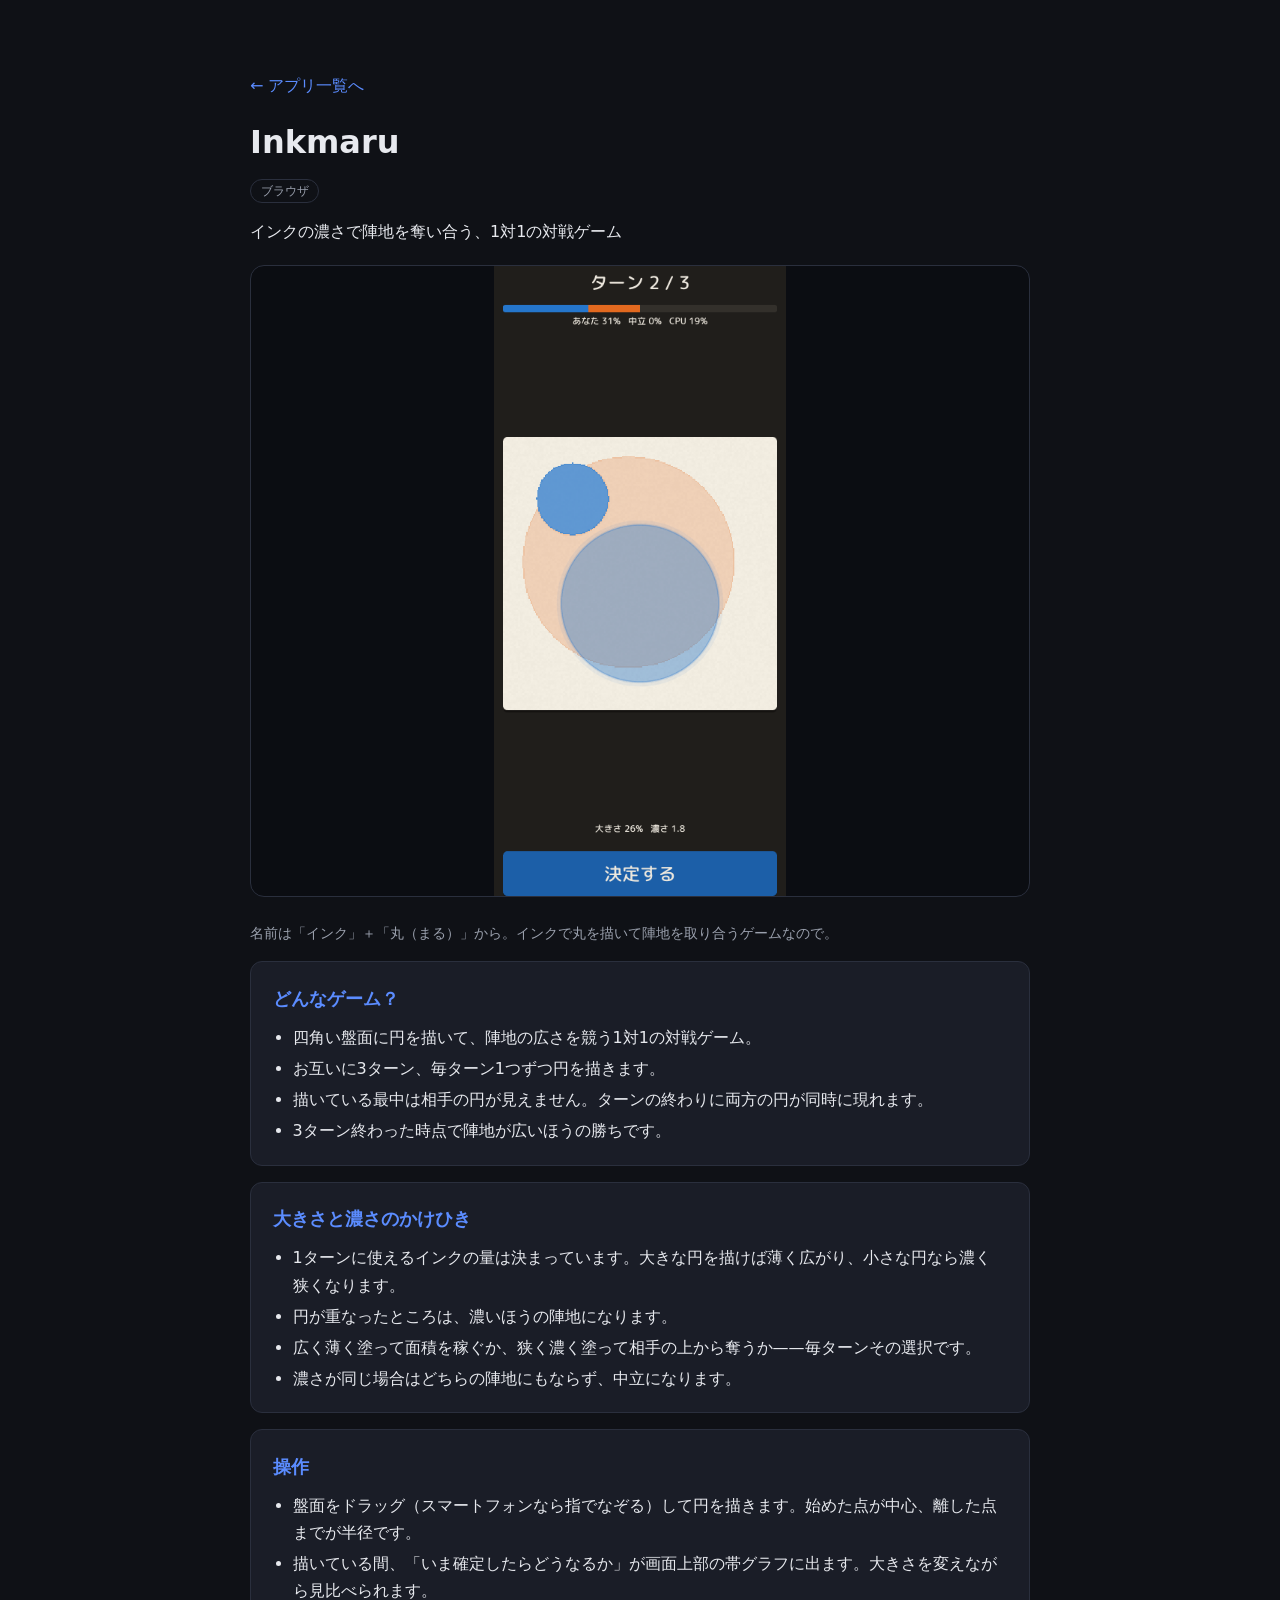
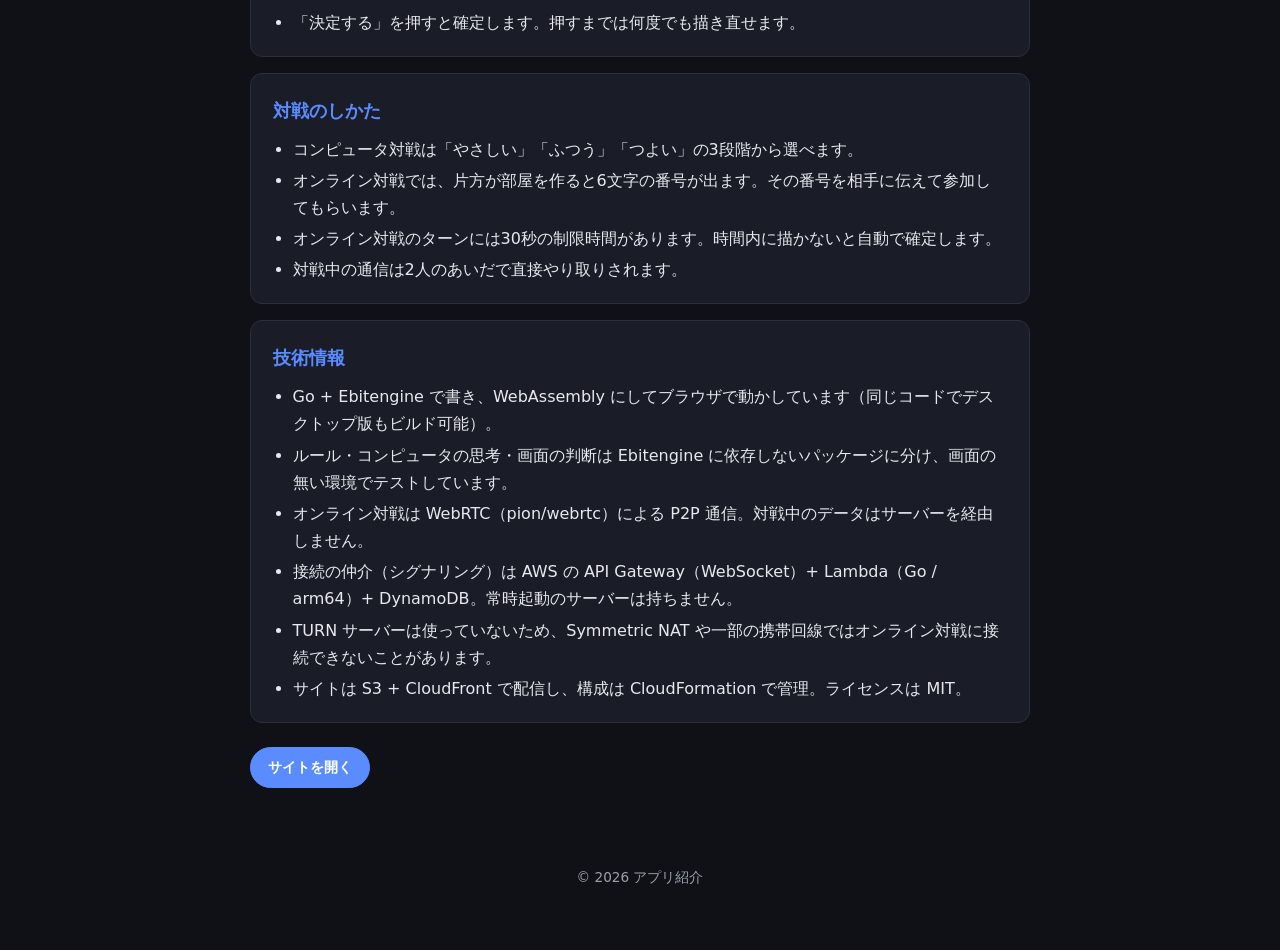
<file: apps/inkmaru/index.html>
<!doctype html><html lang=ja><head><meta charset=UTF-8><meta name=viewport content="width=device-width,initial-scale=1"><title>アプリ紹介</title><meta name=description content="オリジナルアプリを紹介するページ"><link rel=stylesheet href=/css/style.css></head><body><main class=container><p><a class=back-link href=/>&larr; アプリ一覧へ</a></p><article class=app-detail><header class=detail-header><h1>Inkmaru</h1><span class=app-platform>ブラウザ</span><p class=app-tagline>インクの濃さで陣地を奪い合う、1対1の対戦ゲーム</p></header><figure class=detail-shot><img src=/img/inkmaru.png alt="Inkmaru のスクリーンショット"></figure><p class=app-note>名前は「インク」＋「丸（まる）」から。インクで丸を描いて陣地を取り合うゲームなので。</p><section class=detail-section><h2>どんなゲーム？</h2><ul><li>四角い盤面に円を描いて、陣地の広さを競う1対1の対戦ゲーム。</li><li>お互いに3ターン、毎ターン1つずつ円を描きます。</li><li>描いている最中は相手の円が見えません。ターンの終わりに両方の円が同時に現れます。</li><li>3ターン終わった時点で陣地が広いほうの勝ちです。</li></ul></section><section class=detail-section><h2>大きさと濃さのかけひき</h2><ul><li>1ターンに使えるインクの量は決まっています。大きな円を描けば薄く広がり、小さな円なら濃く狭くなります。</li><li>円が重なったところは、濃いほうの陣地になります。</li><li>広く薄く塗って面積を稼ぐか、狭く濃く塗って相手の上から奪うか——毎ターンその選択です。</li><li>濃さが同じ場合はどちらの陣地にもならず、中立になります。</li></ul></section><section class=detail-section><h2>操作</h2><ul><li>盤面をドラッグ（スマートフォンなら指でなぞる）して円を描きます。始めた点が中心、離した点までが半径です。</li><li>描いている間、「いま確定したらどうなるか」が画面上部の帯グラフに出ます。大きさを変えながら見比べられます。</li><li>「決定する」を押すと確定します。押すまでは何度でも描き直せます。</li></ul></section><section class=detail-section><h2>対戦のしかた</h2><ul><li>コンピュータ対戦は「やさしい」「ふつう」「つよい」の3段階から選べます。</li><li>オンライン対戦では、片方が部屋を作ると6文字の番号が出ます。その番号を相手に伝えて参加してもらいます。</li><li>オンライン対戦のターンには30秒の制限時間があります。時間内に描かないと自動で確定します。</li><li>対戦中の通信は2人のあいだで直接やり取りされます。</li></ul></section><section class=detail-section><h2>技術情報</h2><ul><li>Go + Ebitengine で書き、WebAssembly にしてブラウザで動かしています（同じコードでデスクトップ版もビルド可能）。</li><li>ルール・コンピュータの思考・画面の判断は Ebitengine に依存しないパッケージに分け、画面の無い環境でテストしています。</li><li>オンライン対戦は WebRTC（pion/webrtc）による P2P 通信。対戦中のデータはサーバーを経由しません。</li><li>接続の仲介（シグナリング）は AWS の API Gateway（WebSocket）+ Lambda（Go / arm64）+ DynamoDB。常時起動のサーバーは持ちません。</li><li>TURN サーバーは使っていないため、Symmetric NAT や一部の携帯回線ではオンライン対戦に接続できないことがあります。</li><li>サイトは S3 + CloudFront で配信し、構成は CloudFormation で管理。ライセンスは MIT。</li></ul></section><div class="app-links detail-links"><a class="btn btn-primary" href=https://inkmaru.e17.click/ target=_blank rel="noopener noreferrer">サイトを開く</a></div></article></main><footer class=site-footer><p>&copy; 2026 アプリ紹介</p></footer></body></html>
</file>
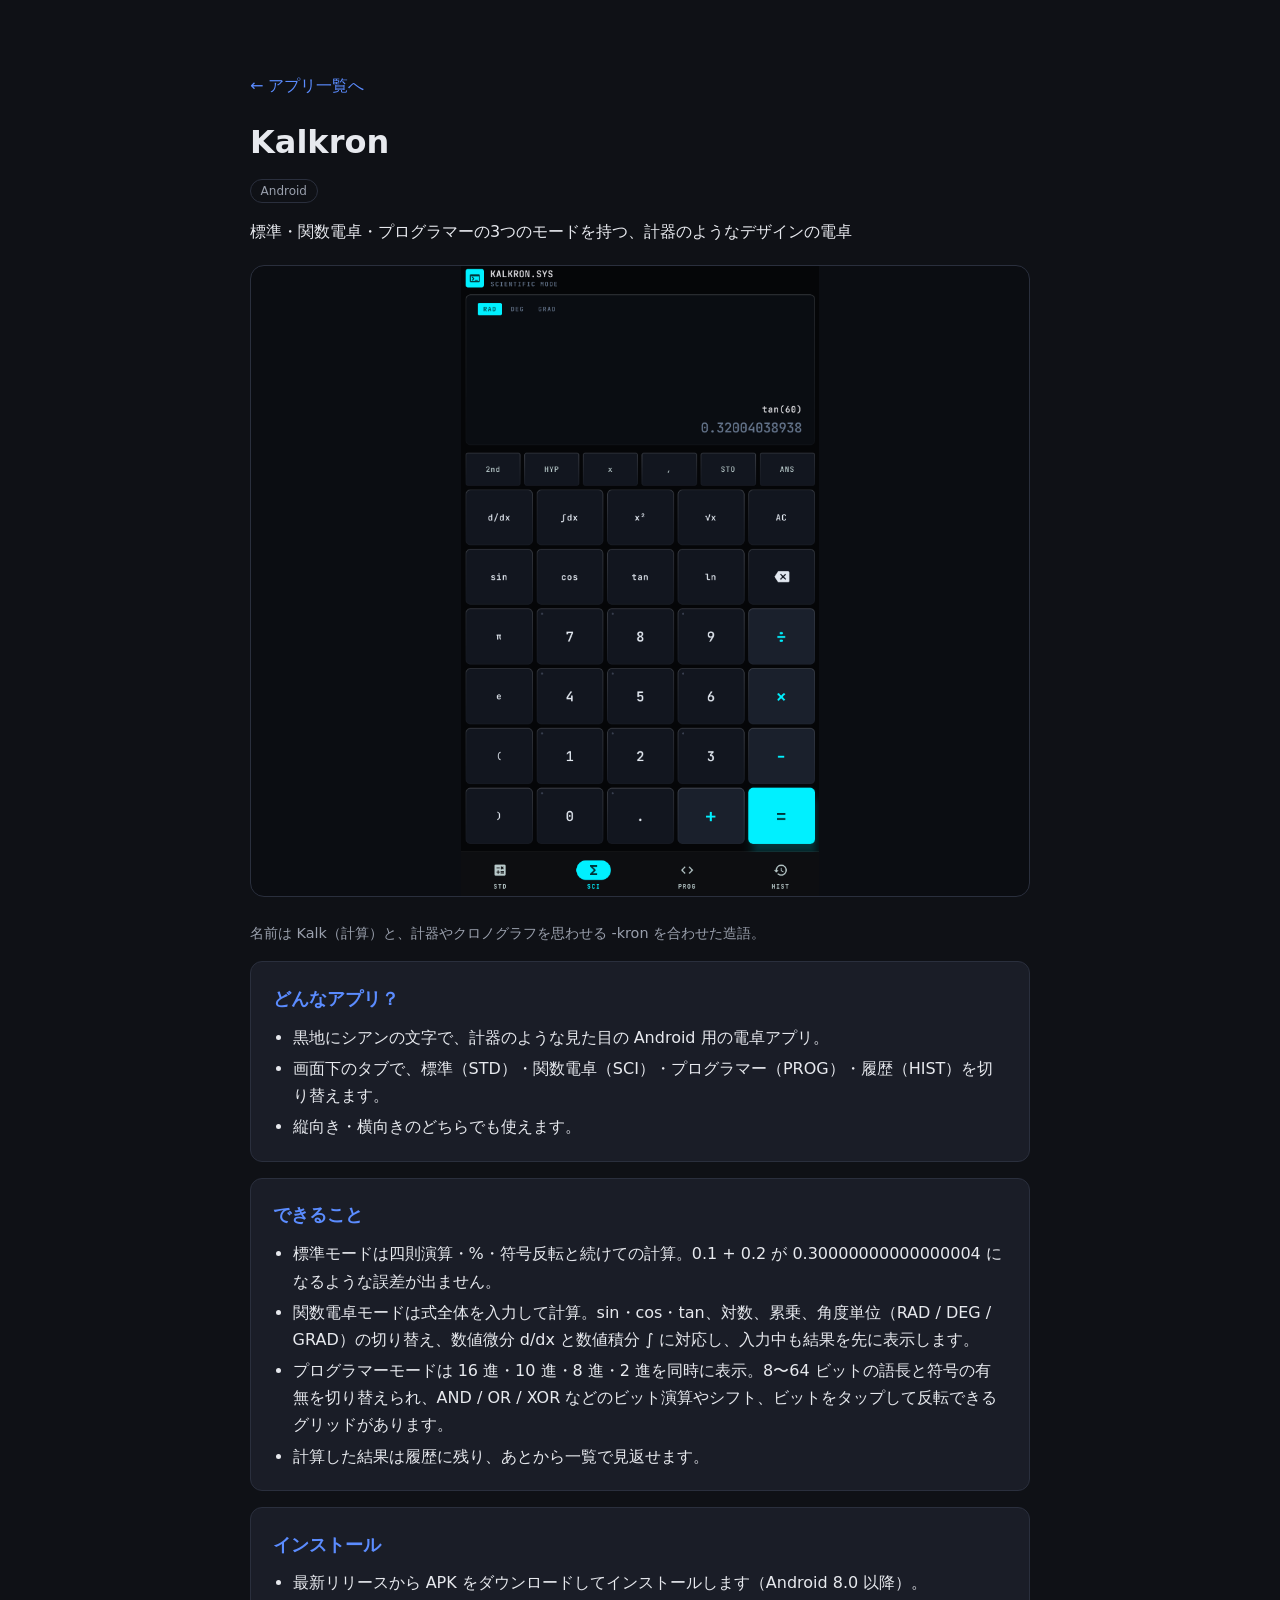
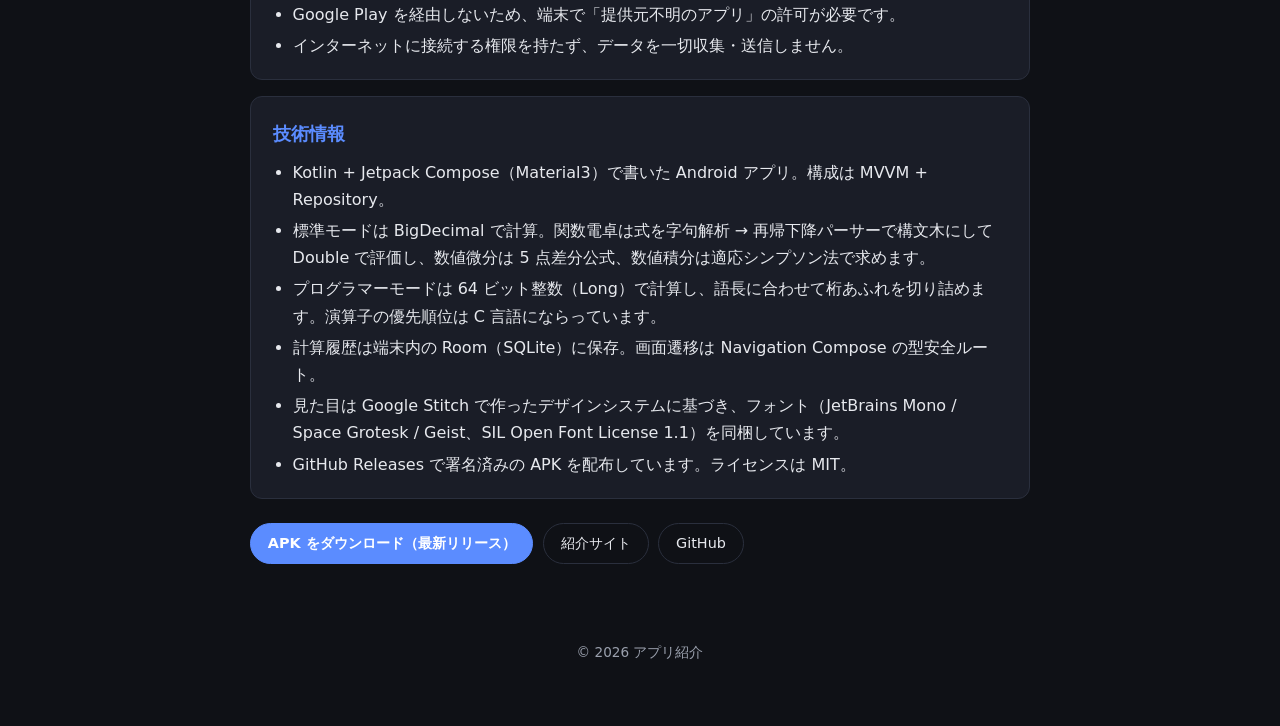
<file: apps/kalkron/index.html>
<!doctype html><html lang=ja><head><meta charset=UTF-8><meta name=viewport content="width=device-width,initial-scale=1"><title>アプリ紹介</title><meta name=description content="オリジナルアプリを紹介するページ"><link rel=stylesheet href=/css/style.css></head><body><main class=container><p><a class=back-link href=/>&larr; アプリ一覧へ</a></p><article class=app-detail><header class=detail-header><h1>Kalkron</h1><span class=app-platform>Android</span><p class=app-tagline>標準・関数電卓・プログラマーの3つのモードを持つ、計器のようなデザインの電卓</p></header><figure class=detail-shot><img src=/img/kalkron.png alt="Kalkron のスクリーンショット"></figure><p class=app-note>名前は Kalk（計算）と、計器やクロノグラフを思わせる -kron を合わせた造語。</p><section class=detail-section><h2>どんなアプリ？</h2><ul><li>黒地にシアンの文字で、計器のような見た目の Android 用の電卓アプリ。</li><li>画面下のタブで、標準（STD）・関数電卓（SCI）・プログラマー（PROG）・履歴（HIST）を切り替えます。</li><li>縦向き・横向きのどちらでも使えます。</li></ul></section><section class=detail-section><h2>できること</h2><ul><li>標準モードは四則演算・%・符号反転と続けての計算。0.1 + 0.2 が 0.30000000000000004 になるような誤差が出ません。</li><li>関数電卓モードは式全体を入力して計算。sin・cos・tan、対数、累乗、角度単位（RAD / DEG / GRAD）の切り替え、数値微分 d/dx と数値積分 ∫ に対応し、入力中も結果を先に表示します。</li><li>プログラマーモードは 16 進・10 進・8 進・2 進を同時に表示。8〜64 ビットの語長と符号の有無を切り替えられ、AND / OR / XOR などのビット演算やシフト、ビットをタップして反転できるグリッドがあります。</li><li>計算した結果は履歴に残り、あとから一覧で見返せます。</li></ul></section><section class=detail-section><h2>インストール</h2><ul><li>最新リリースから APK をダウンロードしてインストールします（Android 8.0 以降）。</li><li>Google Play を経由しないため、端末で「提供元不明のアプリ」の許可が必要です。</li><li>インターネットに接続する権限を持たず、データを一切収集・送信しません。</li></ul></section><section class=detail-section><h2>技術情報</h2><ul><li>Kotlin + Jetpack Compose（Material3）で書いた Android アプリ。構成は MVVM + Repository。</li><li>標準モードは BigDecimal で計算。関数電卓は式を字句解析 → 再帰下降パーサーで構文木にして Double で評価し、数値微分は 5 点差分公式、数値積分は適応シンプソン法で求めます。</li><li>プログラマーモードは 64 ビット整数（Long）で計算し、語長に合わせて桁あふれを切り詰めます。演算子の優先順位は C 言語にならっています。</li><li>計算履歴は端末内の Room（SQLite）に保存。画面遷移は Navigation Compose の型安全ルート。</li><li>見た目は Google Stitch で作ったデザインシステムに基づき、フォント（JetBrains Mono / Space Grotesk / Geist、SIL Open Font License 1.1）を同梱しています。</li><li>GitHub Releases で署名済みの APK を配布しています。ライセンスは MIT。</li></ul></section><div class="app-links detail-links"><a class="btn btn-primary" href=https://github.com/morststs/kalkron/releases/latest target=_blank rel="noopener noreferrer">APK をダウンロード（最新リリース）</a>
<a class=btn href=https://kalkron.e17.click/ target=_blank rel="noopener noreferrer">紹介サイト</a>
<a class=btn href=https://github.com/morststs/kalkron target=_blank rel="noopener noreferrer">GitHub</a></div></article></main><footer class=site-footer><p>&copy; 2026 アプリ紹介</p></footer></body></html>
</file>
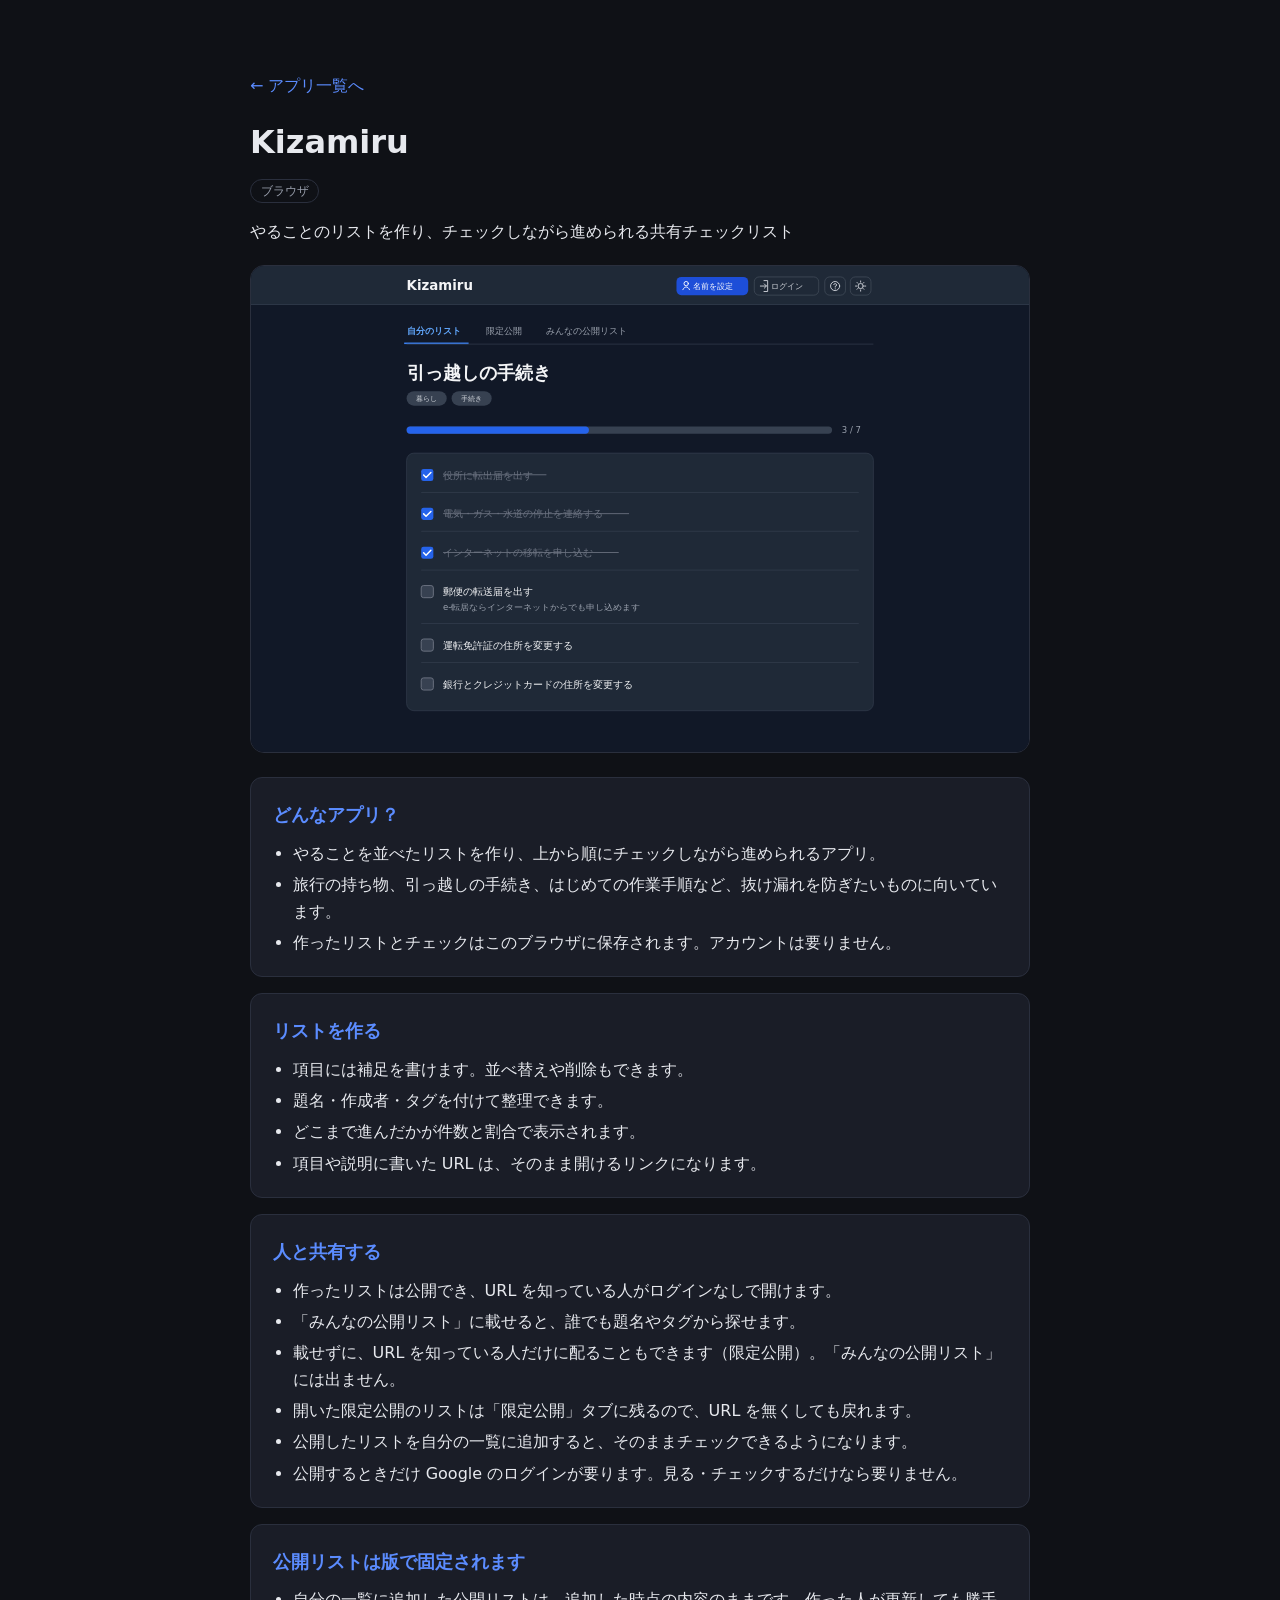
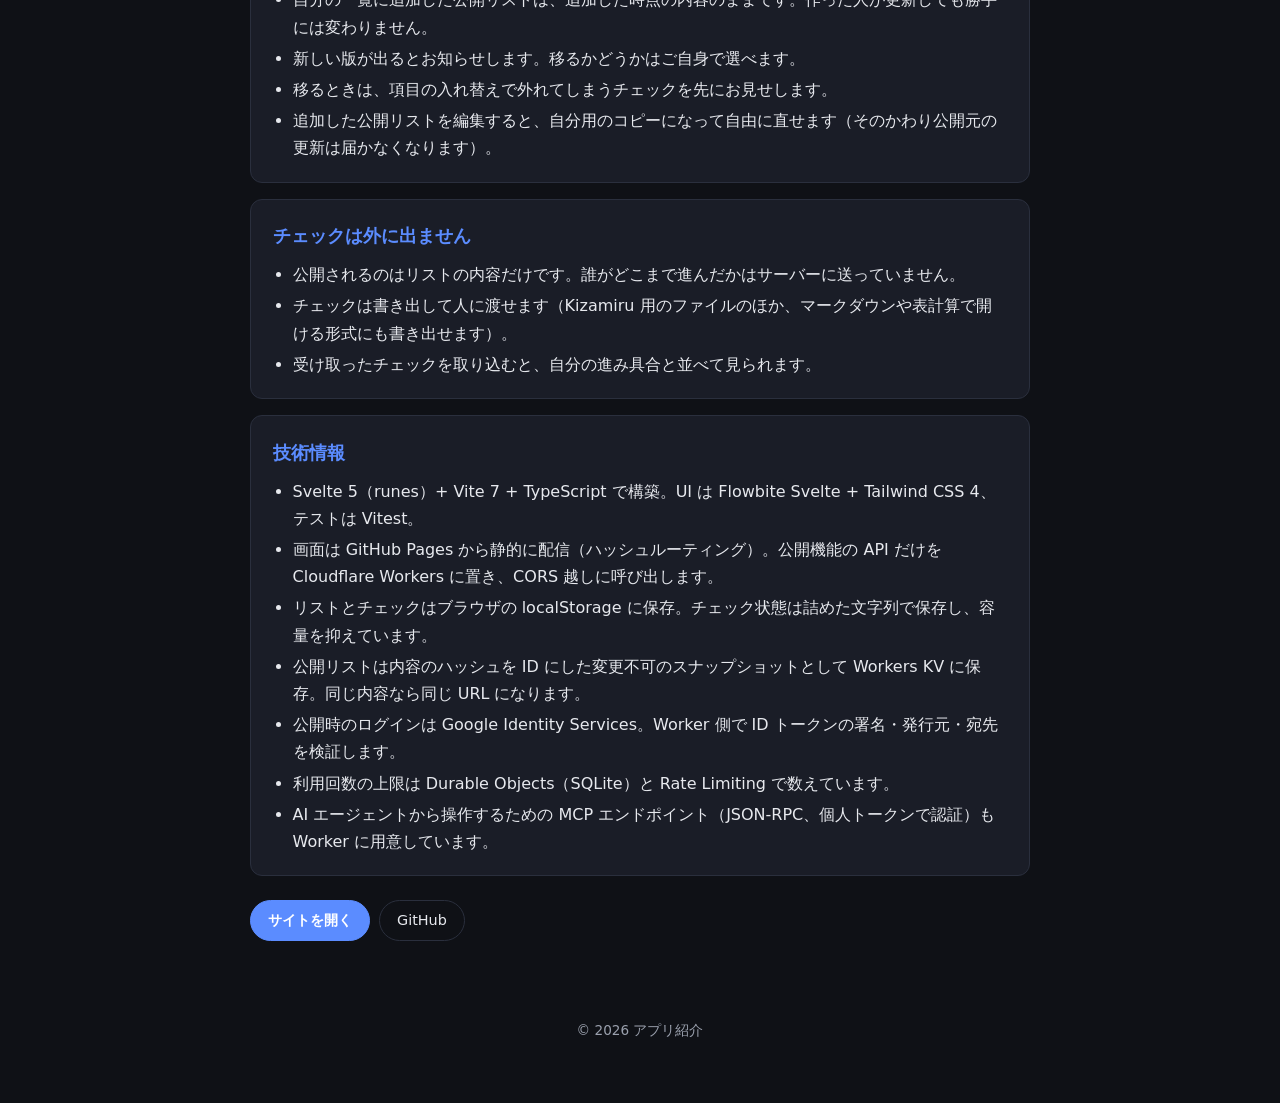
<file: apps/kizamiru/index.html>
<!doctype html><html lang=ja><head><meta charset=UTF-8><meta name=viewport content="width=device-width,initial-scale=1"><title>アプリ紹介</title><meta name=description content="オリジナルアプリを紹介するページ"><link rel=stylesheet href=/css/style.css></head><body><main class=container><p><a class=back-link href=/>&larr; アプリ一覧へ</a></p><article class=app-detail><header class=detail-header><h1>Kizamiru</h1><span class=app-platform>ブラウザ</span><p class=app-tagline>やることのリストを作り、チェックしながら進められる共有チェックリスト</p></header><figure class=detail-shot><img src=/img/kizamiru.svg alt="Kizamiru のスクリーンショット"></figure><section class=detail-section><h2>どんなアプリ？</h2><ul><li>やることを並べたリストを作り、上から順にチェックしながら進められるアプリ。</li><li>旅行の持ち物、引っ越しの手続き、はじめての作業手順など、抜け漏れを防ぎたいものに向いています。</li><li>作ったリストとチェックはこのブラウザに保存されます。アカウントは要りません。</li></ul></section><section class=detail-section><h2>リストを作る</h2><ul><li>項目には補足を書けます。並べ替えや削除もできます。</li><li>題名・作成者・タグを付けて整理できます。</li><li>どこまで進んだかが件数と割合で表示されます。</li><li>項目や説明に書いた URL は、そのまま開けるリンクになります。</li></ul></section><section class=detail-section><h2>人と共有する</h2><ul><li>作ったリストは公開でき、URL を知っている人がログインなしで開けます。</li><li>「みんなの公開リスト」に載せると、誰でも題名やタグから探せます。</li><li>載せずに、URL を知っている人だけに配ることもできます（限定公開）。「みんなの公開リスト」には出ません。</li><li>開いた限定公開のリストは「限定公開」タブに残るので、URL を無くしても戻れます。</li><li>公開したリストを自分の一覧に追加すると、そのままチェックできるようになります。</li><li>公開するときだけ Google のログインが要ります。見る・チェックするだけなら要りません。</li></ul></section><section class=detail-section><h2>公開リストは版で固定されます</h2><ul><li>自分の一覧に追加した公開リストは、追加した時点の内容のままです。作った人が更新しても勝手には変わりません。</li><li>新しい版が出るとお知らせします。移るかどうかはご自身で選べます。</li><li>移るときは、項目の入れ替えで外れてしまうチェックを先にお見せします。</li><li>追加した公開リストを編集すると、自分用のコピーになって自由に直せます（そのかわり公開元の更新は届かなくなります）。</li></ul></section><section class=detail-section><h2>チェックは外に出ません</h2><ul><li>公開されるのはリストの内容だけです。誰がどこまで進んだかはサーバーに送っていません。</li><li>チェックは書き出して人に渡せます（Kizamiru 用のファイルのほか、マークダウンや表計算で開ける形式にも書き出せます）。</li><li>受け取ったチェックを取り込むと、自分の進み具合と並べて見られます。</li></ul></section><section class=detail-section><h2>技術情報</h2><ul><li>Svelte 5（runes）+ Vite 7 + TypeScript で構築。UI は Flowbite Svelte + Tailwind CSS 4、テストは Vitest。</li><li>画面は GitHub Pages から静的に配信（ハッシュルーティング）。公開機能の API だけを Cloudflare Workers に置き、CORS 越しに呼び出します。</li><li>リストとチェックはブラウザの localStorage に保存。チェック状態は詰めた文字列で保存し、容量を抑えています。</li><li>公開リストは内容のハッシュを ID にした変更不可のスナップショットとして Workers KV に保存。同じ内容なら同じ URL になります。</li><li>公開時のログインは Google Identity Services。Worker 側で ID トークンの署名・発行元・宛先を検証します。</li><li>利用回数の上限は Durable Objects（SQLite）と Rate Limiting で数えています。</li><li>AI エージェントから操作するための MCP エンドポイント（JSON-RPC、個人トークンで認証）も Worker に用意しています。</li></ul></section><div class="app-links detail-links"><a class="btn btn-primary" href=https://kizamiru.e17.click/ target=_blank rel="noopener noreferrer">サイトを開く</a>
<a class=btn href=https://github.com/morststs/kizamiru target=_blank rel="noopener noreferrer">GitHub</a></div></article></main><footer class=site-footer><p>&copy; 2026 アプリ紹介</p></footer></body></html>
</file>
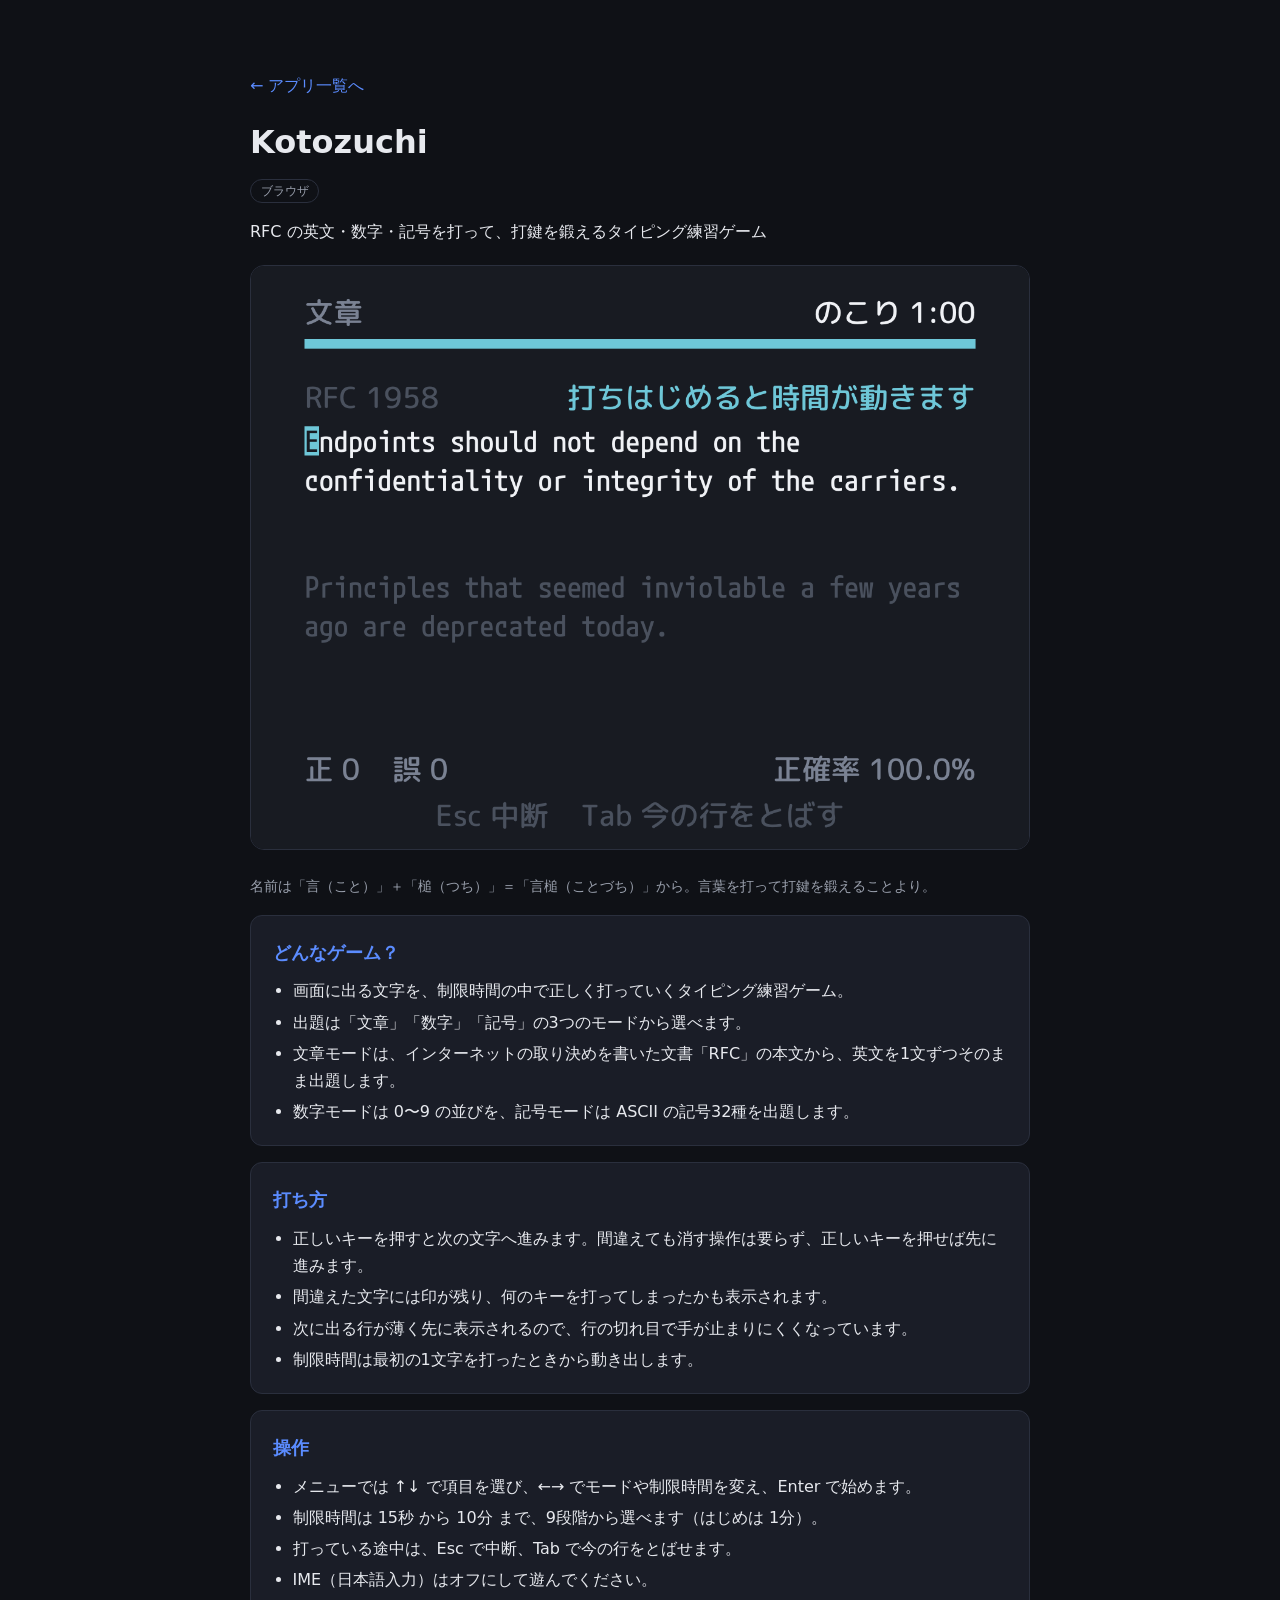
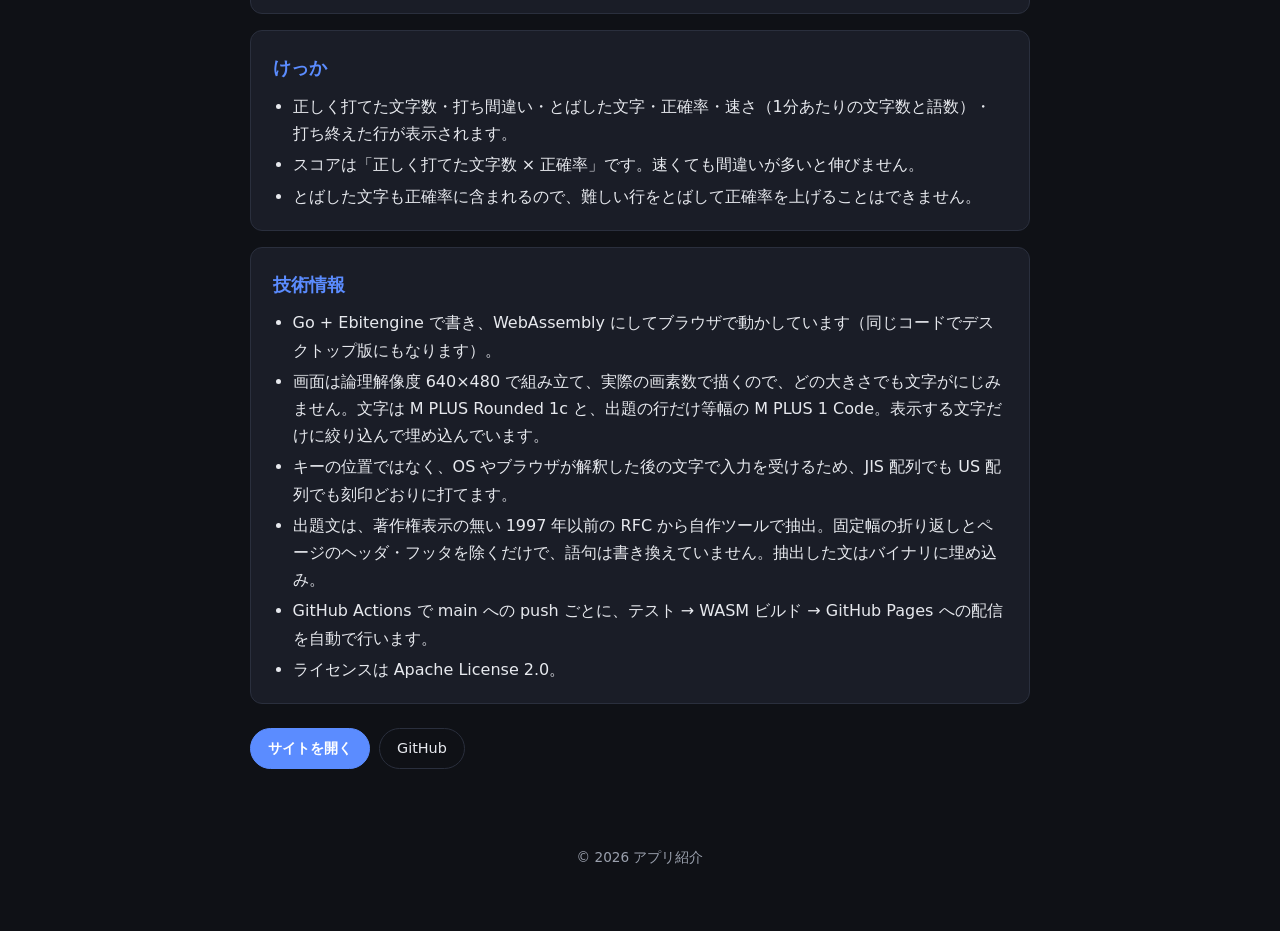
<file: apps/kotozuchi/index.html>
<!doctype html><html lang=ja><head><meta charset=UTF-8><meta name=viewport content="width=device-width,initial-scale=1"><title>アプリ紹介</title><meta name=description content="オリジナルアプリを紹介するページ"><link rel=stylesheet href=/css/style.css></head><body><main class=container><p><a class=back-link href=/>&larr; アプリ一覧へ</a></p><article class=app-detail><header class=detail-header><h1>Kotozuchi</h1><span class=app-platform>ブラウザ</span><p class=app-tagline>RFC の英文・数字・記号を打って、打鍵を鍛えるタイピング練習ゲーム</p></header><figure class=detail-shot><img src=/img/kotozuchi.png alt="Kotozuchi のスクリーンショット"></figure><p class=app-note>名前は「言（こと）」＋「槌（つち）」＝「言槌（ことづち）」から。言葉を打って打鍵を鍛えることより。</p><section class=detail-section><h2>どんなゲーム？</h2><ul><li>画面に出る文字を、制限時間の中で正しく打っていくタイピング練習ゲーム。</li><li>出題は「文章」「数字」「記号」の3つのモードから選べます。</li><li>文章モードは、インターネットの取り決めを書いた文書「RFC」の本文から、英文を1文ずつそのまま出題します。</li><li>数字モードは 0〜9 の並びを、記号モードは ASCII の記号32種を出題します。</li></ul></section><section class=detail-section><h2>打ち方</h2><ul><li>正しいキーを押すと次の文字へ進みます。間違えても消す操作は要らず、正しいキーを押せば先に進みます。</li><li>間違えた文字には印が残り、何のキーを打ってしまったかも表示されます。</li><li>次に出る行が薄く先に表示されるので、行の切れ目で手が止まりにくくなっています。</li><li>制限時間は最初の1文字を打ったときから動き出します。</li></ul></section><section class=detail-section><h2>操作</h2><ul><li>メニューでは ↑↓ で項目を選び、←→ でモードや制限時間を変え、Enter で始めます。</li><li>制限時間は 15秒 から 10分 まで、9段階から選べます（はじめは 1分）。</li><li>打っている途中は、Esc で中断、Tab で今の行をとばせます。</li><li>IME（日本語入力）はオフにして遊んでください。</li></ul></section><section class=detail-section><h2>けっか</h2><ul><li>正しく打てた文字数・打ち間違い・とばした文字・正確率・速さ（1分あたりの文字数と語数）・打ち終えた行が表示されます。</li><li>スコアは「正しく打てた文字数 × 正確率」です。速くても間違いが多いと伸びません。</li><li>とばした文字も正確率に含まれるので、難しい行をとばして正確率を上げることはできません。</li></ul></section><section class=detail-section><h2>技術情報</h2><ul><li>Go + Ebitengine で書き、WebAssembly にしてブラウザで動かしています（同じコードでデスクトップ版にもなります）。</li><li>画面は論理解像度 640×480 で組み立て、実際の画素数で描くので、どの大きさでも文字がにじみません。文字は M PLUS Rounded 1c と、出題の行だけ等幅の M PLUS 1 Code。表示する文字だけに絞り込んで埋め込んでいます。</li><li>キーの位置ではなく、OS やブラウザが解釈した後の文字で入力を受けるため、JIS 配列でも US 配列でも刻印どおりに打てます。</li><li>出題文は、著作権表示の無い 1997 年以前の RFC から自作ツールで抽出。固定幅の折り返しとページのヘッダ・フッタを除くだけで、語句は書き換えていません。抽出した文はバイナリに埋め込み。</li><li>GitHub Actions で main への push ごとに、テスト → WASM ビルド → GitHub Pages への配信を自動で行います。</li><li>ライセンスは Apache License 2.0。</li></ul></section><div class="app-links detail-links"><a class="btn btn-primary" href=https://morststs.github.io/kotozuchi/ target=_blank rel="noopener noreferrer">サイトを開く</a>
<a class=btn href=https://github.com/morststs/kotozuchi target=_blank rel="noopener noreferrer">GitHub</a></div></article></main><footer class=site-footer><p>&copy; 2026 アプリ紹介</p></footer></body></html>
</file>
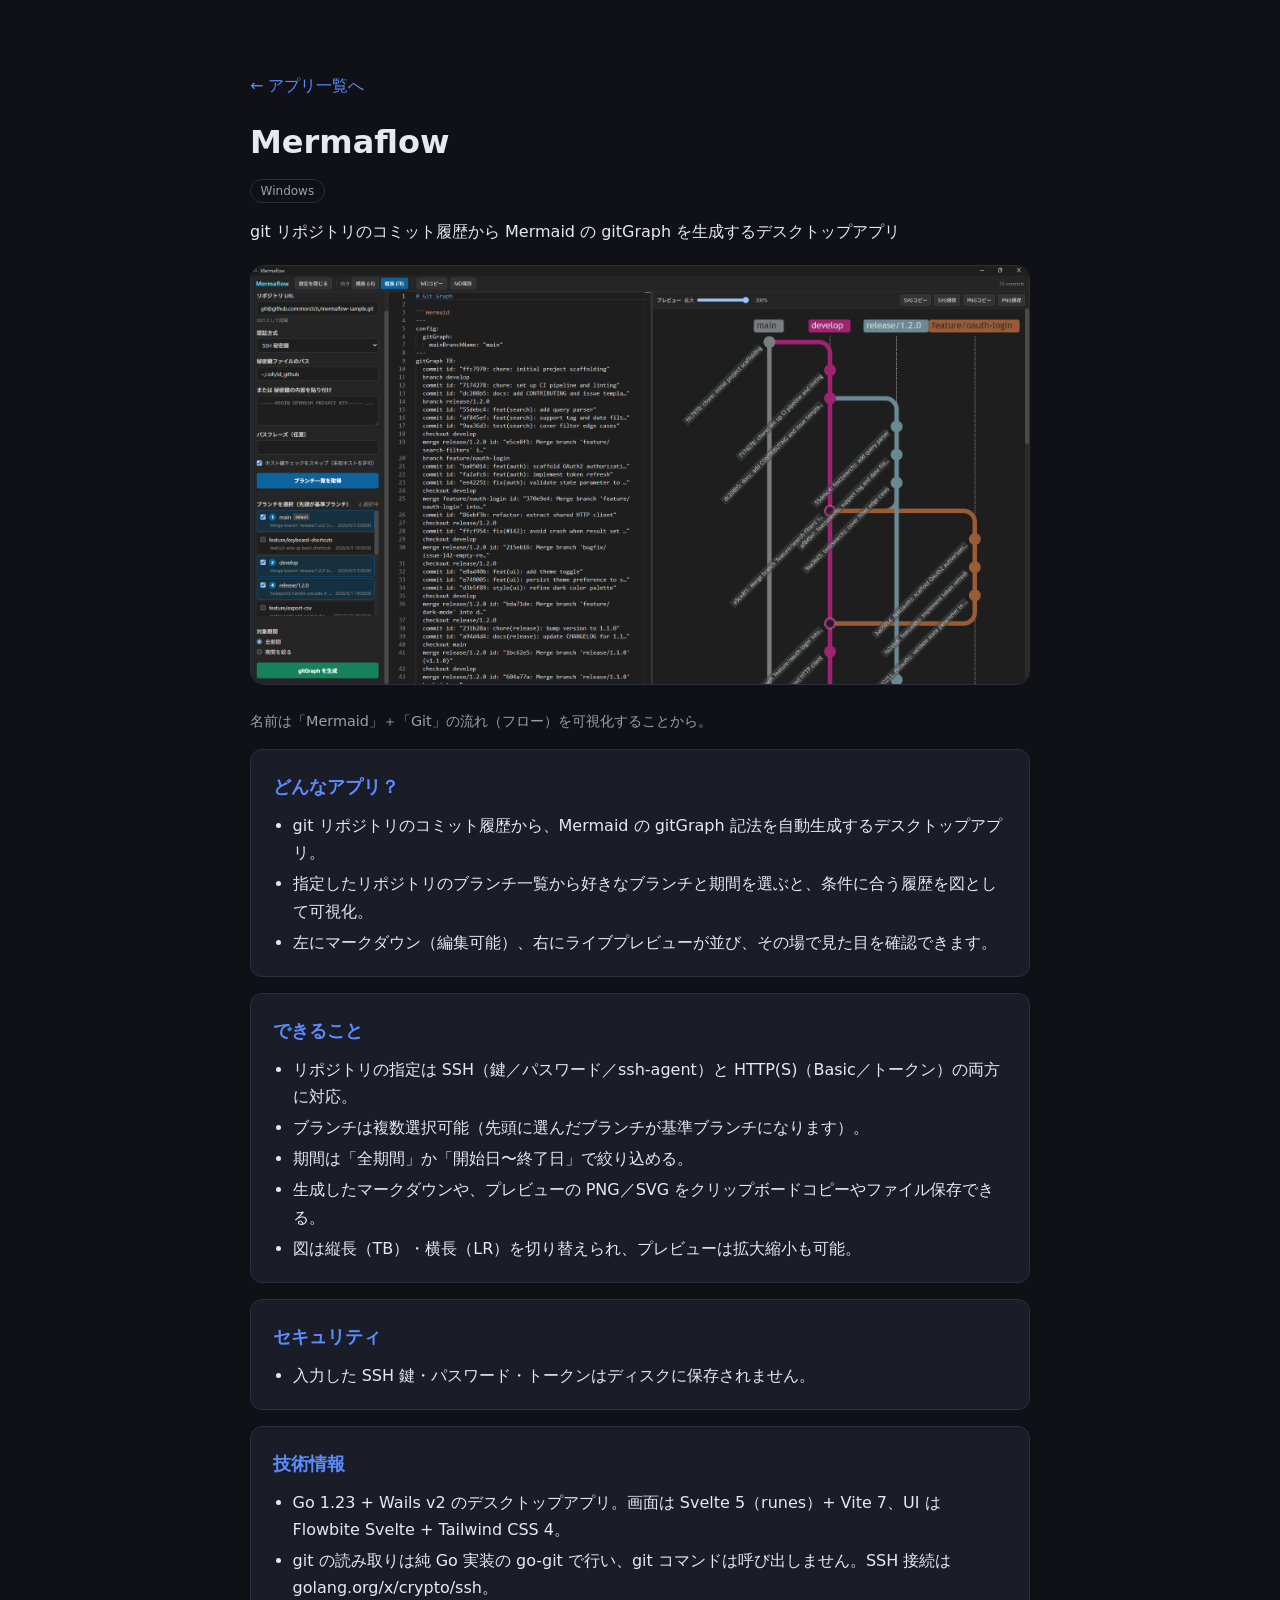
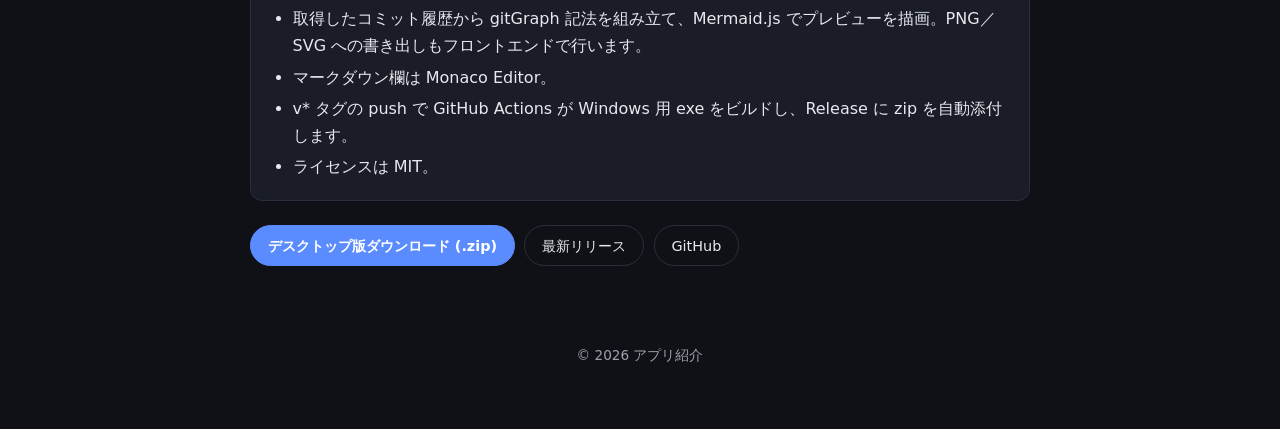
<file: apps/mermaflow/index.html>
<!doctype html><html lang=ja><head><meta charset=UTF-8><meta name=viewport content="width=device-width,initial-scale=1"><title>アプリ紹介</title><meta name=description content="オリジナルアプリを紹介するページ"><link rel=stylesheet href=/css/style.css></head><body><main class=container><p><a class=back-link href=/>&larr; アプリ一覧へ</a></p><article class=app-detail><header class=detail-header><h1>Mermaflow</h1><span class=app-platform>Windows</span><p class=app-tagline>git リポジトリのコミット履歴から Mermaid の gitGraph を生成するデスクトップアプリ</p></header><figure class=detail-shot><img src=/img/mermaflow.png alt="Mermaflow のスクリーンショット"></figure><p class=app-note>名前は「Mermaid」＋「Git」の流れ（フロー）を可視化することから。</p><section class=detail-section><h2>どんなアプリ？</h2><ul><li>git リポジトリのコミット履歴から、Mermaid の gitGraph 記法を自動生成するデスクトップアプリ。</li><li>指定したリポジトリのブランチ一覧から好きなブランチと期間を選ぶと、条件に合う履歴を図として可視化。</li><li>左にマークダウン（編集可能）、右にライブプレビューが並び、その場で見た目を確認できます。</li></ul></section><section class=detail-section><h2>できること</h2><ul><li>リポジトリの指定は SSH（鍵／パスワード／ssh-agent）と HTTP(S)（Basic／トークン）の両方に対応。</li><li>ブランチは複数選択可能（先頭に選んだブランチが基準ブランチになります）。</li><li>期間は「全期間」か「開始日〜終了日」で絞り込める。</li><li>生成したマークダウンや、プレビューの PNG／SVG をクリップボードコピーやファイル保存できる。</li><li>図は縦長（TB）・横長（LR）を切り替えられ、プレビューは拡大縮小も可能。</li></ul></section><section class=detail-section><h2>セキュリティ</h2><ul><li>入力した SSH 鍵・パスワード・トークンはディスクに保存されません。</li></ul></section><section class=detail-section><h2>技術情報</h2><ul><li>Go 1.23 + Wails v2 のデスクトップアプリ。画面は Svelte 5（runes）+ Vite 7、UI は Flowbite Svelte + Tailwind CSS 4。</li><li>git の読み取りは純 Go 実装の go-git で行い、git コマンドは呼び出しません。SSH 接続は golang.org/x/crypto/ssh。</li><li>取得したコミット履歴から gitGraph 記法を組み立て、Mermaid.js でプレビューを描画。PNG／SVG への書き出しもフロントエンドで行います。</li><li>マークダウン欄は Monaco Editor。</li><li>v* タグの push で GitHub Actions が Windows 用 exe をビルドし、Release に zip を自動添付します。</li><li>ライセンスは MIT。</li></ul></section><div class="app-links detail-links"><a class="btn btn-primary" href=https://github.com/morststs/mermaflow/releases/latest/download/mermaflow-windows-amd64.zip target=_blank rel="noopener noreferrer">デスクトップ版ダウンロード (.zip)</a>
<a class=btn href=https://github.com/morststs/mermaflow/releases/latest target=_blank rel="noopener noreferrer">最新リリース</a>
<a class=btn href=https://github.com/morststs/mermaflow target=_blank rel="noopener noreferrer">GitHub</a></div></article></main><footer class=site-footer><p>&copy; 2026 アプリ紹介</p></footer></body></html>
</file>
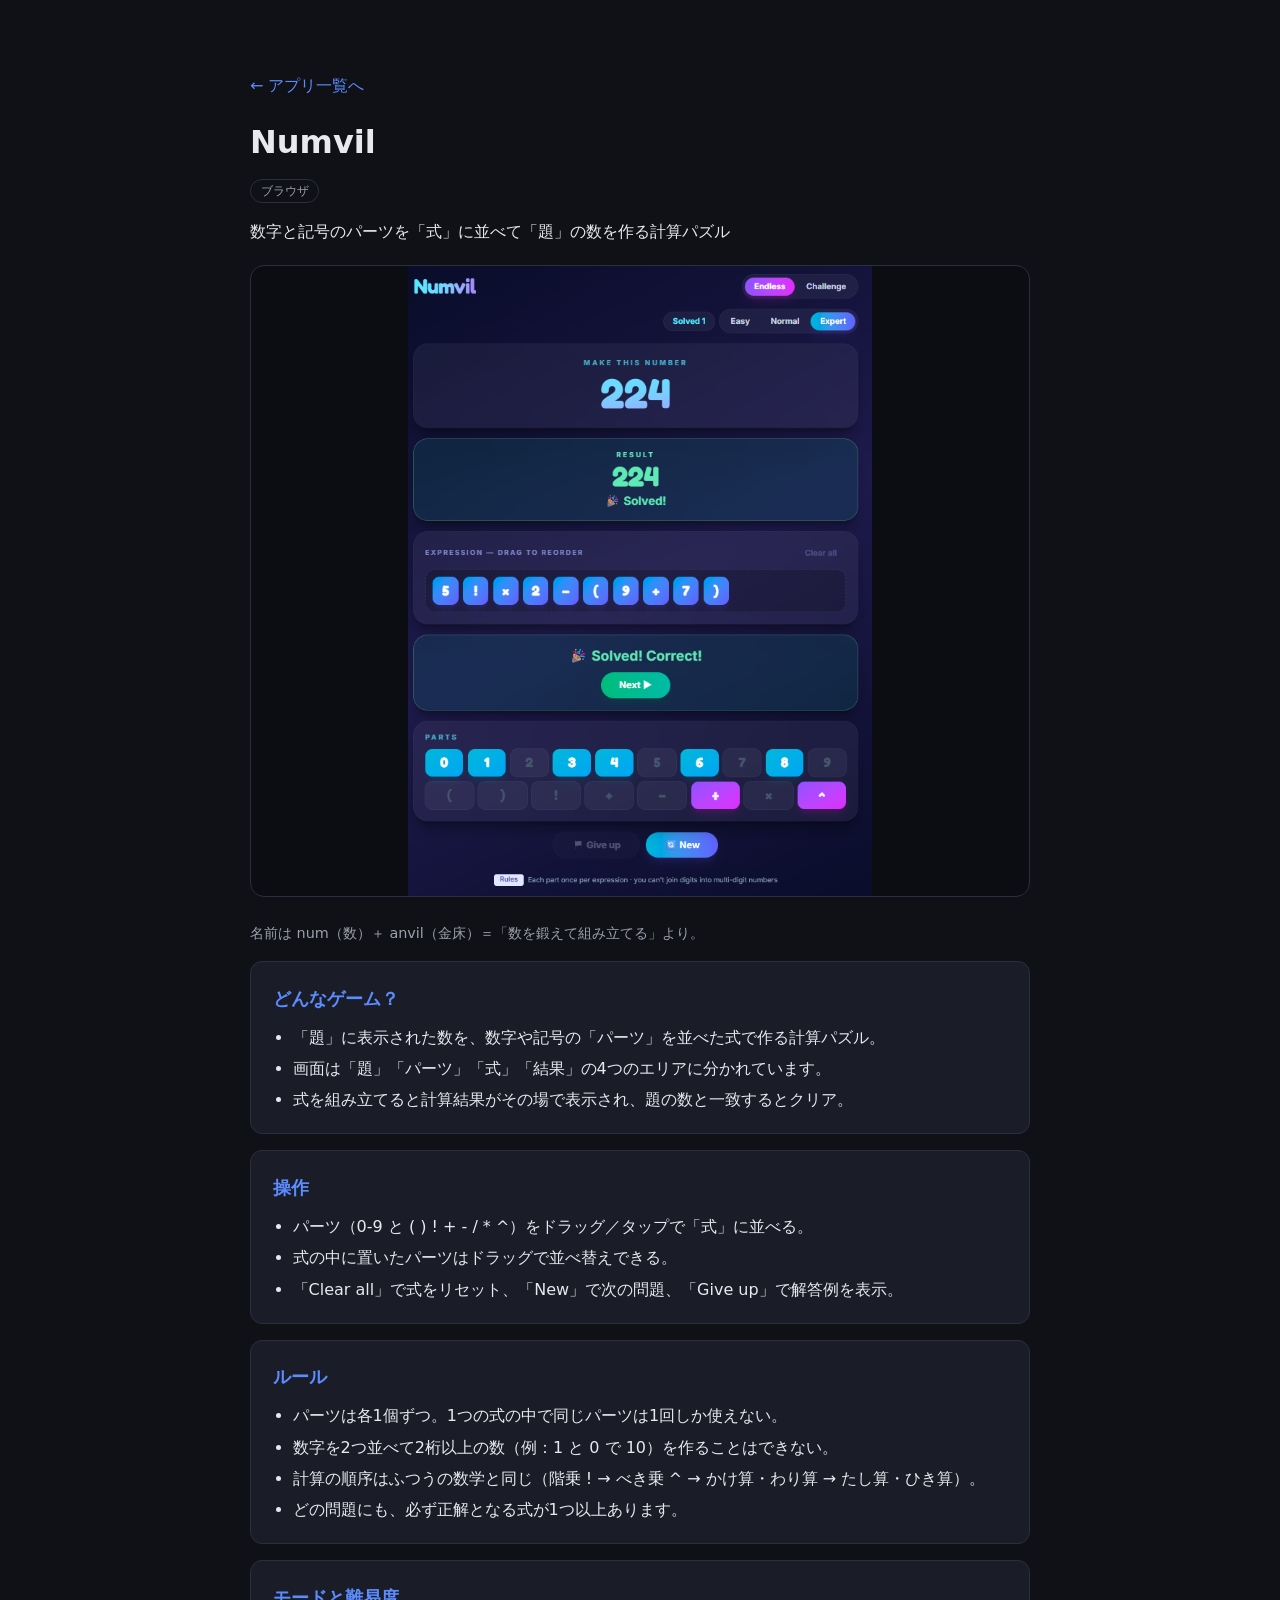
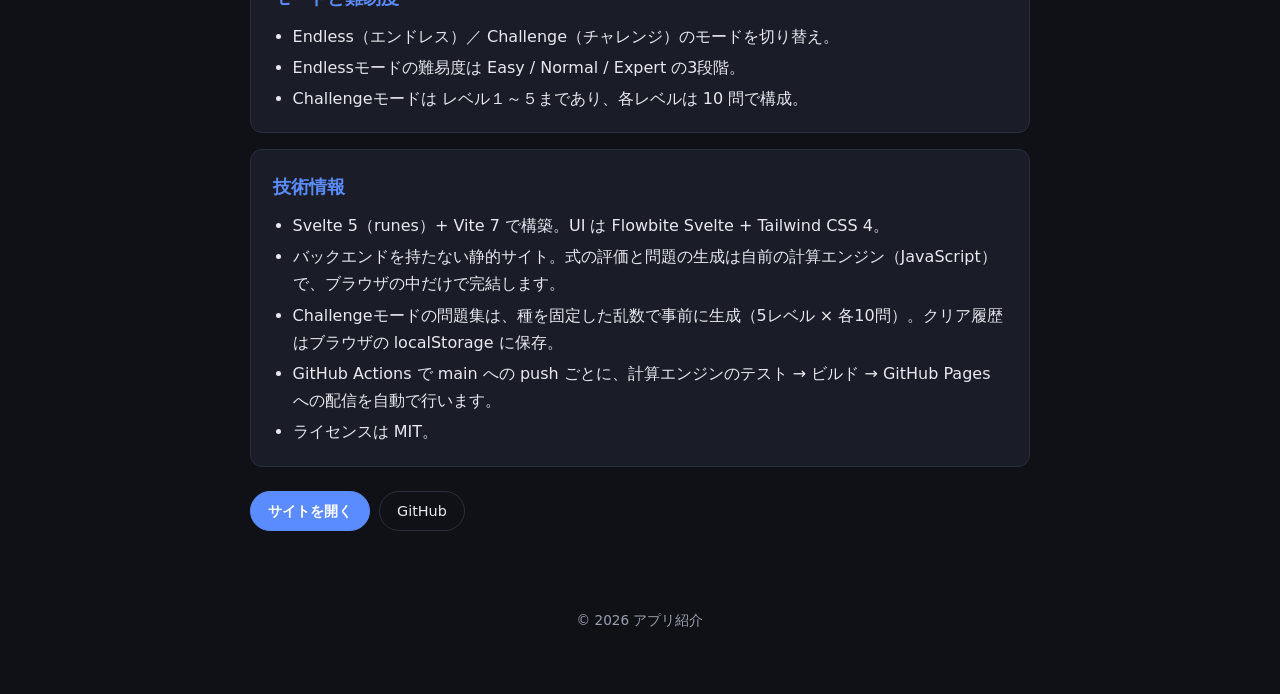
<file: apps/numvil/index.html>
<!doctype html><html lang=ja><head><meta charset=UTF-8><meta name=viewport content="width=device-width,initial-scale=1"><title>アプリ紹介</title><meta name=description content="オリジナルアプリを紹介するページ"><link rel=stylesheet href=/css/style.css></head><body><main class=container><p><a class=back-link href=/>&larr; アプリ一覧へ</a></p><article class=app-detail><header class=detail-header><h1>Numvil</h1><span class=app-platform>ブラウザ</span><p class=app-tagline>数字と記号のパーツを「式」に並べて「題」の数を作る計算パズル</p></header><figure class=detail-shot><img src=/img/numvil.png alt="Numvil のスクリーンショット"></figure><p class=app-note>名前は num（数）＋ anvil（金床）＝「数を鍛えて組み立てる」より。</p><section class=detail-section><h2>どんなゲーム？</h2><ul><li>「題」に表示された数を、数字や記号の「パーツ」を並べた式で作る計算パズル。</li><li>画面は「題」「パーツ」「式」「結果」の4つのエリアに分かれています。</li><li>式を組み立てると計算結果がその場で表示され、題の数と一致するとクリア。</li></ul></section><section class=detail-section><h2>操作</h2><ul><li>パーツ（0-9 と ( ) ! + - / * ^）をドラッグ／タップで「式」に並べる。</li><li>式の中に置いたパーツはドラッグで並べ替えできる。</li><li>「Clear all」で式をリセット、「New」で次の問題、「Give up」で解答例を表示。</li></ul></section><section class=detail-section><h2>ルール</h2><ul><li>パーツは各1個ずつ。1つの式の中で同じパーツは1回しか使えない。</li><li>数字を2つ並べて2桁以上の数（例：1 と 0 で 10）を作ることはできない。</li><li>計算の順序はふつうの数学と同じ（階乗 ! → べき乗 ^ → かけ算・わり算 → たし算・ひき算）。</li><li>どの問題にも、必ず正解となる式が1つ以上あります。</li></ul></section><section class=detail-section><h2>モードと難易度</h2><ul><li>Endless（エンドレス）／ Challenge（チャレンジ）のモードを切り替え。</li><li>Endlessモードの難易度は Easy / Normal / Expert の3段階。</li><li>Challengeモードは レベル１～５まであり、各レベルは 10 問で構成。</li></ul></section><section class=detail-section><h2>技術情報</h2><ul><li>Svelte 5（runes）+ Vite 7 で構築。UI は Flowbite Svelte + Tailwind CSS 4。</li><li>バックエンドを持たない静的サイト。式の評価と問題の生成は自前の計算エンジン（JavaScript）で、ブラウザの中だけで完結します。</li><li>Challengeモードの問題集は、種を固定した乱数で事前に生成（5レベル × 各10問）。クリア履歴はブラウザの localStorage に保存。</li><li>GitHub Actions で main への push ごとに、計算エンジンのテスト → ビルド → GitHub Pages への配信を自動で行います。</li><li>ライセンスは MIT。</li></ul></section><div class="app-links detail-links"><a class="btn btn-primary" href=https://numvil.e17.click/ target=_blank rel="noopener noreferrer">サイトを開く</a>
<a class=btn href=https://github.com/morststs/numvil target=_blank rel="noopener noreferrer">GitHub</a></div></article></main><footer class=site-footer><p>&copy; 2026 アプリ紹介</p></footer></body></html>
</file>
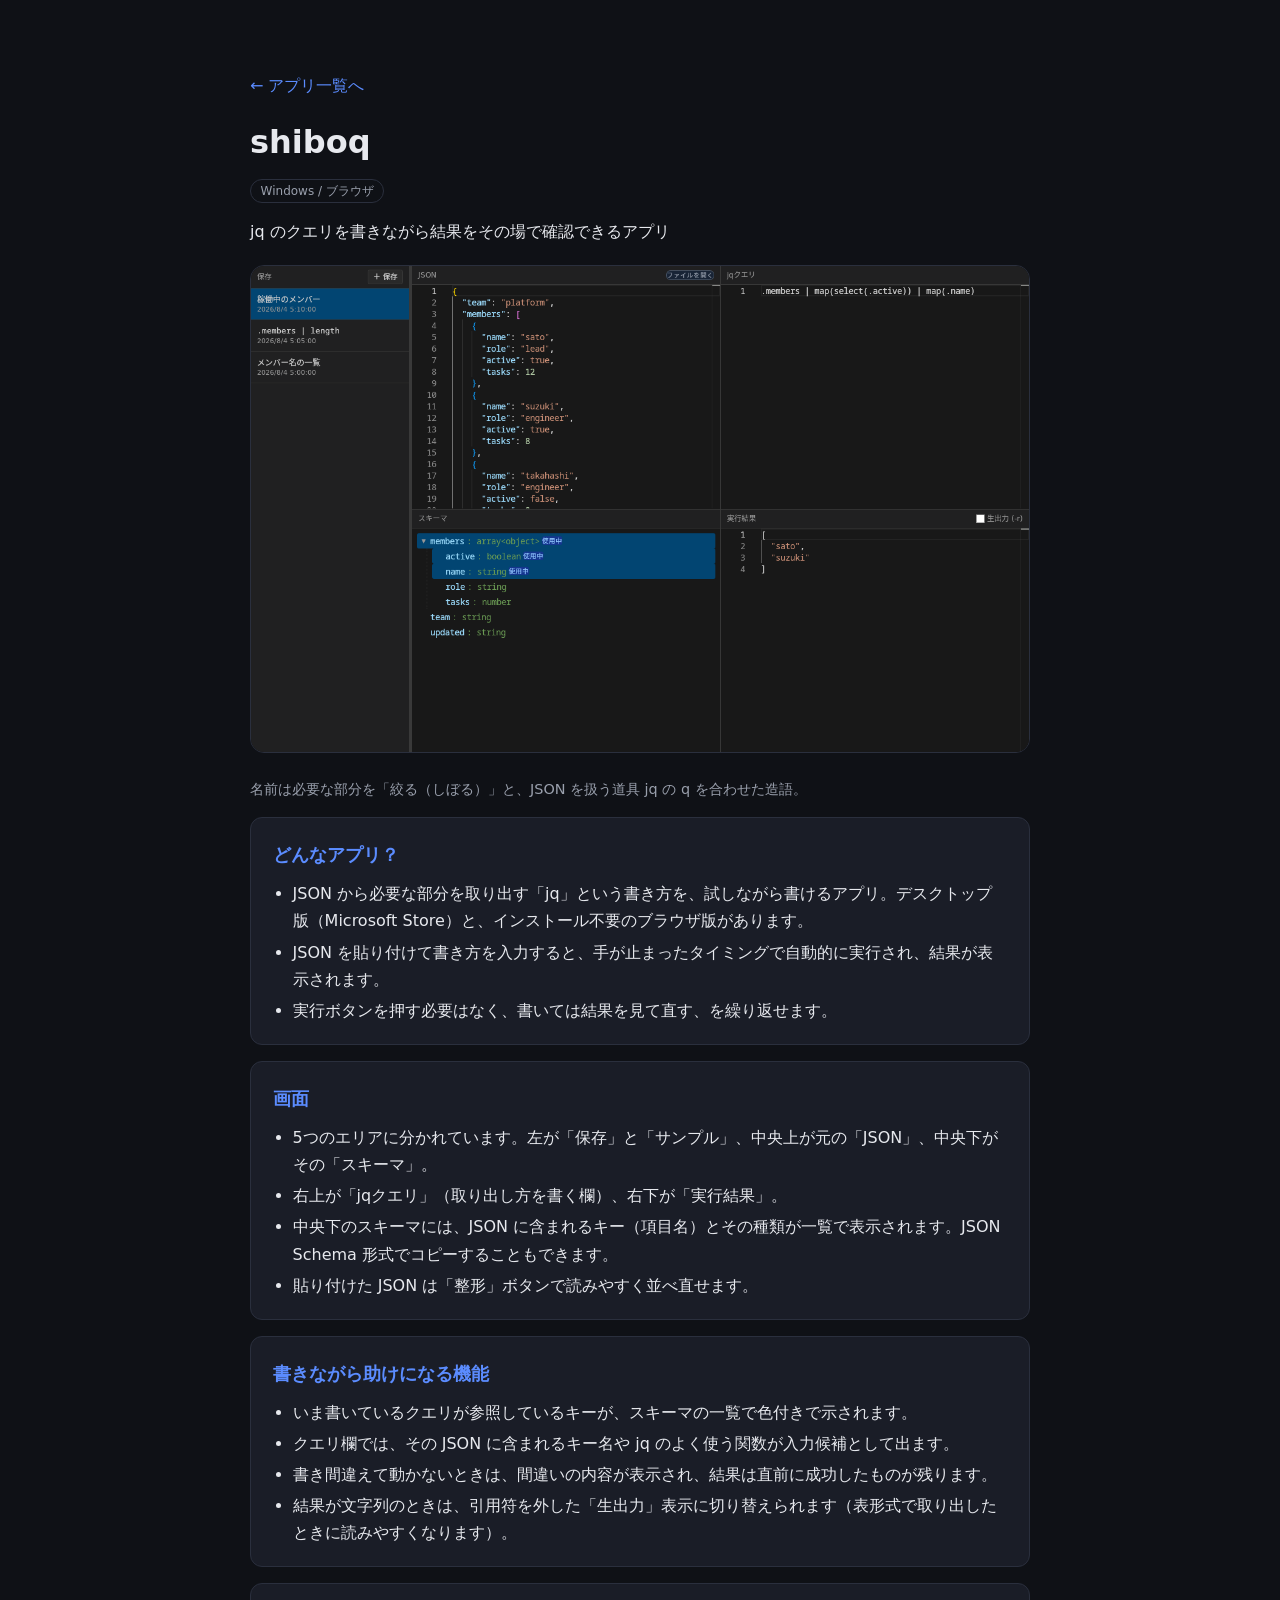
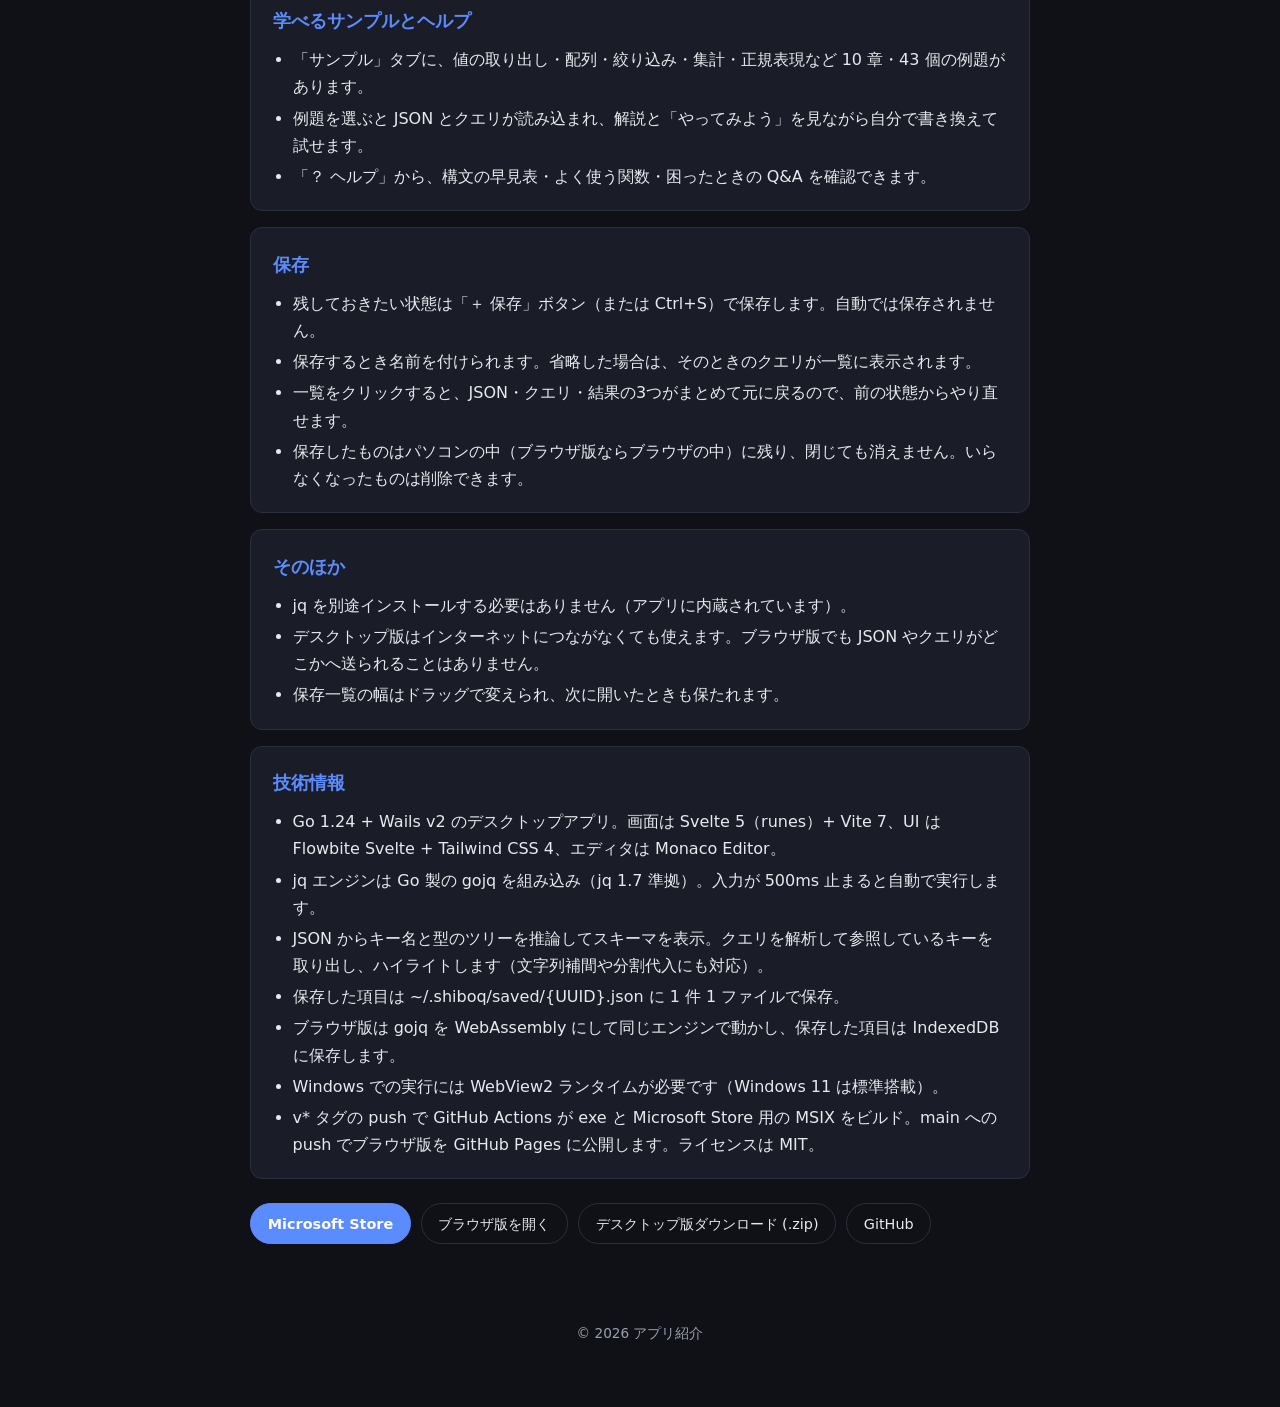
<file: apps/shiboq/index.html>
<!doctype html><html lang=ja><head><meta charset=UTF-8><meta name=viewport content="width=device-width,initial-scale=1"><title>アプリ紹介</title><meta name=description content="オリジナルアプリを紹介するページ"><link rel=stylesheet href=/css/style.css></head><body><main class=container><p><a class=back-link href=/>&larr; アプリ一覧へ</a></p><article class=app-detail><header class=detail-header><h1>shiboq</h1><span class=app-platform>Windows / ブラウザ</span><p class=app-tagline>jq のクエリを書きながら結果をその場で確認できるアプリ</p></header><figure class=detail-shot><img src=/img/shiboq.png alt="shiboq のスクリーンショット"></figure><p class=app-note>名前は必要な部分を「絞る（しぼる）」と、JSON を扱う道具 jq の q を合わせた造語。</p><section class=detail-section><h2>どんなアプリ？</h2><ul><li>JSON から必要な部分を取り出す「jq」という書き方を、試しながら書けるアプリ。デスクトップ版（Microsoft Store）と、インストール不要のブラウザ版があります。</li><li>JSON を貼り付けて書き方を入力すると、手が止まったタイミングで自動的に実行され、結果が表示されます。</li><li>実行ボタンを押す必要はなく、書いては結果を見て直す、を繰り返せます。</li></ul></section><section class=detail-section><h2>画面</h2><ul><li>5つのエリアに分かれています。左が「保存」と「サンプル」、中央上が元の「JSON」、中央下がその「スキーマ」。</li><li>右上が「jqクエリ」（取り出し方を書く欄）、右下が「実行結果」。</li><li>中央下のスキーマには、JSON に含まれるキー（項目名）とその種類が一覧で表示されます。JSON Schema 形式でコピーすることもできます。</li><li>貼り付けた JSON は「整形」ボタンで読みやすく並べ直せます。</li></ul></section><section class=detail-section><h2>書きながら助けになる機能</h2><ul><li>いま書いているクエリが参照しているキーが、スキーマの一覧で色付きで示されます。</li><li>クエリ欄では、その JSON に含まれるキー名や jq のよく使う関数が入力候補として出ます。</li><li>書き間違えて動かないときは、間違いの内容が表示され、結果は直前に成功したものが残ります。</li><li>結果が文字列のときは、引用符を外した「生出力」表示に切り替えられます（表形式で取り出したときに読みやすくなります）。</li></ul></section><section class=detail-section><h2>学べるサンプルとヘルプ</h2><ul><li>「サンプル」タブに、値の取り出し・配列・絞り込み・集計・正規表現など 10 章・43 個の例題があります。</li><li>例題を選ぶと JSON とクエリが読み込まれ、解説と「やってみよう」を見ながら自分で書き換えて試せます。</li><li>「？ ヘルプ」から、構文の早見表・よく使う関数・困ったときの Q&amp;A を確認できます。</li></ul></section><section class=detail-section><h2>保存</h2><ul><li>残しておきたい状態は「＋ 保存」ボタン（または Ctrl+S）で保存します。自動では保存されません。</li><li>保存するとき名前を付けられます。省略した場合は、そのときのクエリが一覧に表示されます。</li><li>一覧をクリックすると、JSON・クエリ・結果の3つがまとめて元に戻るので、前の状態からやり直せます。</li><li>保存したものはパソコンの中（ブラウザ版ならブラウザの中）に残り、閉じても消えません。いらなくなったものは削除できます。</li></ul></section><section class=detail-section><h2>そのほか</h2><ul><li>jq を別途インストールする必要はありません（アプリに内蔵されています）。</li><li>デスクトップ版はインターネットにつながなくても使えます。ブラウザ版でも JSON やクエリがどこかへ送られることはありません。</li><li>保存一覧の幅はドラッグで変えられ、次に開いたときも保たれます。</li></ul></section><section class=detail-section><h2>技術情報</h2><ul><li>Go 1.24 + Wails v2 のデスクトップアプリ。画面は Svelte 5（runes）+ Vite 7、UI は Flowbite Svelte + Tailwind CSS 4、エディタは Monaco Editor。</li><li>jq エンジンは Go 製の gojq を組み込み（jq 1.7 準拠）。入力が 500ms 止まると自動で実行します。</li><li>JSON からキー名と型のツリーを推論してスキーマを表示。クエリを解析して参照しているキーを取り出し、ハイライトします（文字列補間や分割代入にも対応）。</li><li>保存した項目は ~/.shiboq/saved/{UUID}.json に 1 件 1 ファイルで保存。</li><li>ブラウザ版は gojq を WebAssembly にして同じエンジンで動かし、保存した項目は IndexedDB に保存します。</li><li>Windows での実行には WebView2 ランタイムが必要です（Windows 11 は標準搭載）。</li><li>v* タグの push で GitHub Actions が exe と Microsoft Store 用の MSIX をビルド。main への push でブラウザ版を GitHub Pages に公開します。ライセンスは MIT。</li></ul></section><div class="app-links detail-links"><a class="btn btn-primary" href=https://apps.microsoft.com/detail/9MV10MVFX78Z target=_blank rel="noopener noreferrer">Microsoft Store</a>
<a class=btn href=https://shiboq.e17.click/ target=_blank rel="noopener noreferrer">ブラウザ版を開く</a>
<a class=btn href=https://github.com/morststs/shiboq/releases/latest/download/shiboq-windows-amd64.zip target=_blank rel="noopener noreferrer">デスクトップ版ダウンロード (.zip)</a>
<a class=btn href=https://github.com/morststs/shiboq target=_blank rel="noopener noreferrer">GitHub</a></div></article></main><footer class=site-footer><p>&copy; 2026 アプリ紹介</p></footer></body></html>
</file>
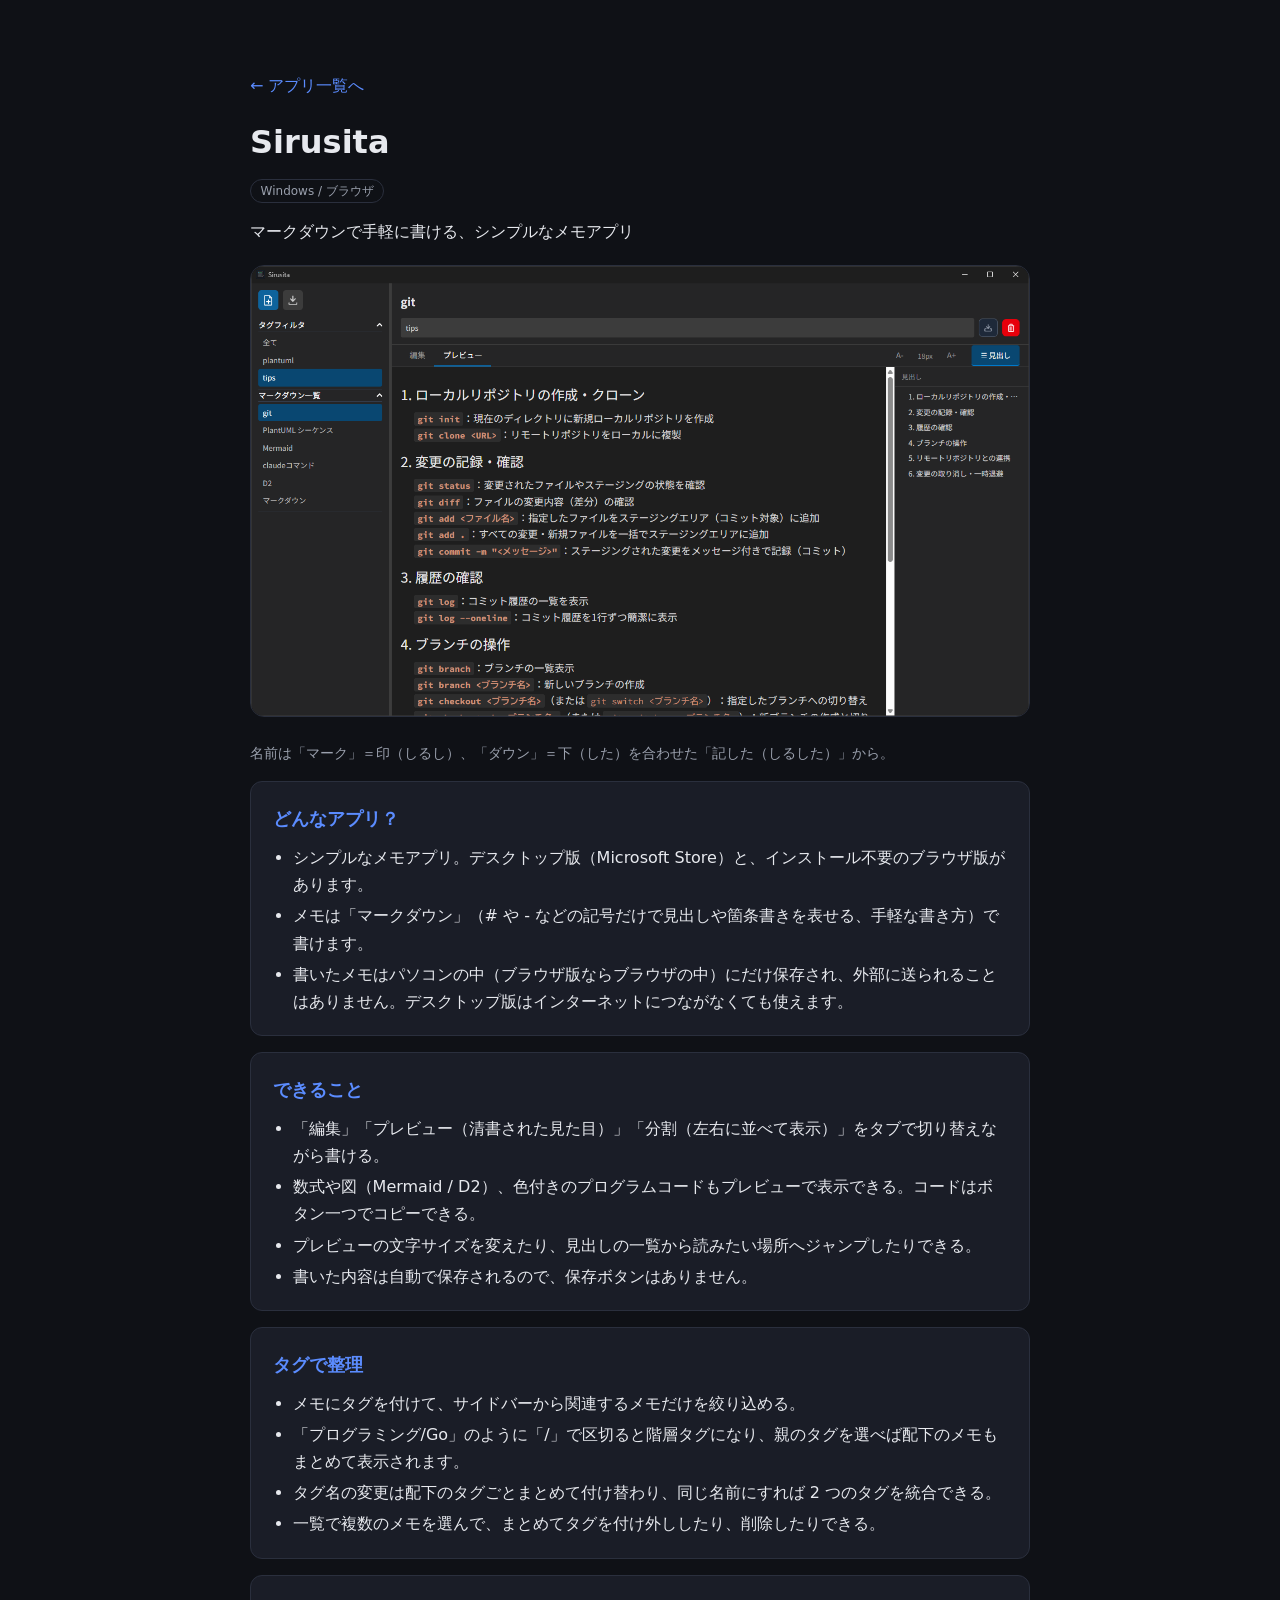
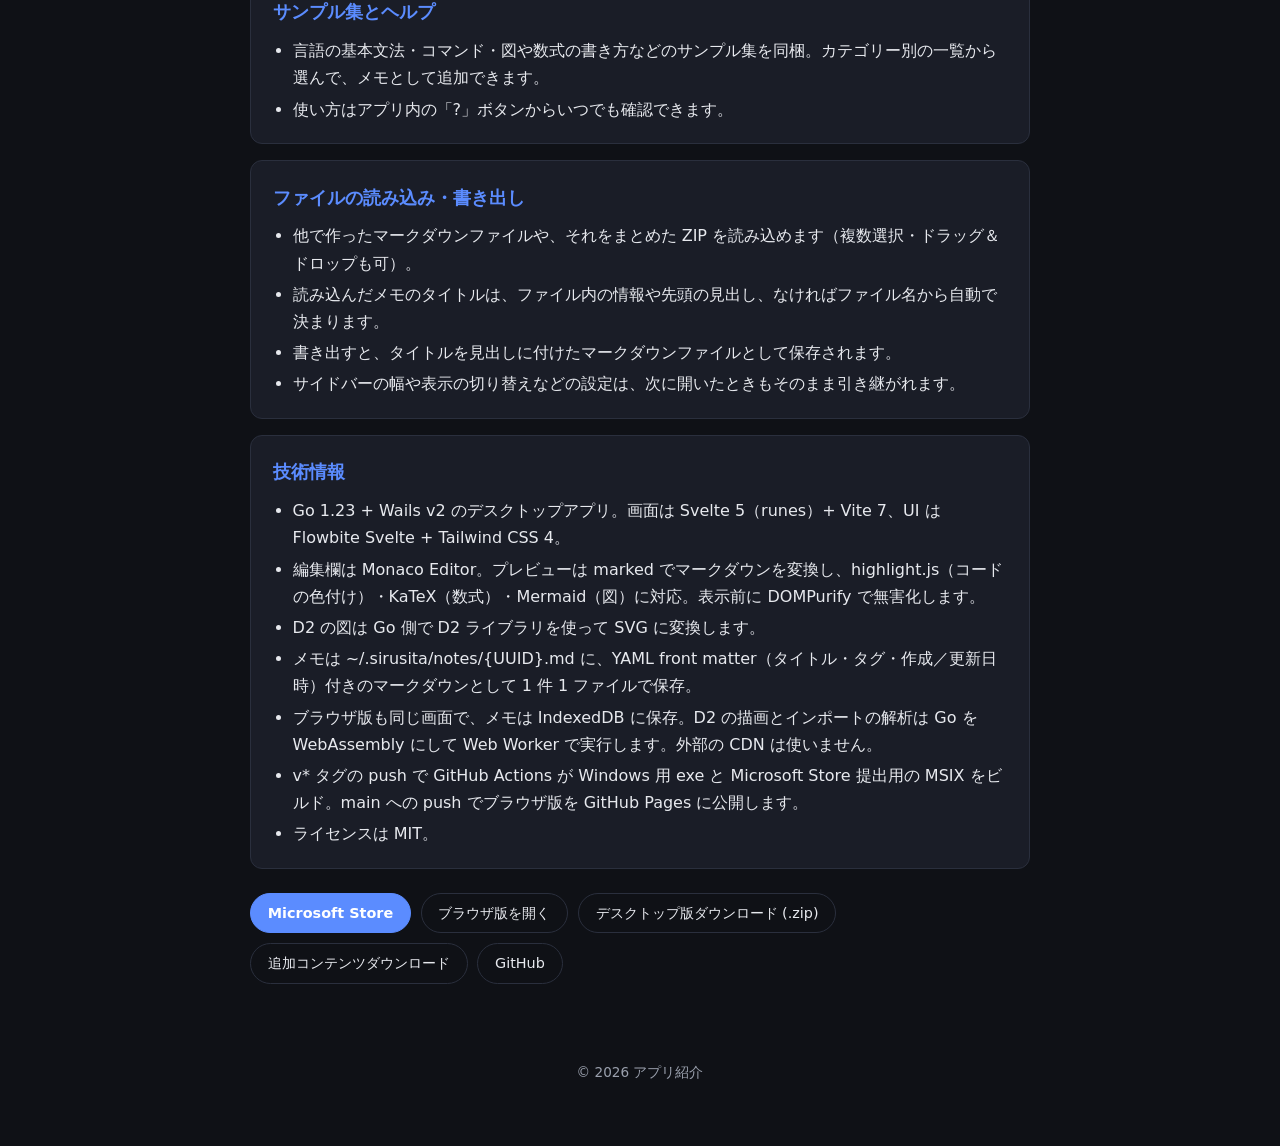
<file: apps/sirusita/index.html>
<!doctype html><html lang=ja><head><meta charset=UTF-8><meta name=viewport content="width=device-width,initial-scale=1"><title>アプリ紹介</title><meta name=description content="オリジナルアプリを紹介するページ"><link rel=stylesheet href=/css/style.css></head><body><main class=container><p><a class=back-link href=/>&larr; アプリ一覧へ</a></p><article class=app-detail><header class=detail-header><h1>Sirusita</h1><span class=app-platform>Windows / ブラウザ</span><p class=app-tagline>マークダウンで手軽に書ける、シンプルなメモアプリ</p></header><figure class=detail-shot><img src=/img/sirusita.png alt="Sirusita のスクリーンショット"></figure><p class=app-note>名前は「マーク」＝印（しるし）、「ダウン」＝下（した）を合わせた「記した（しるした）」から。</p><section class=detail-section><h2>どんなアプリ？</h2><ul><li>シンプルなメモアプリ。デスクトップ版（Microsoft Store）と、インストール不要のブラウザ版があります。</li><li>メモは「マークダウン」（# や - などの記号だけで見出しや箇条書きを表せる、手軽な書き方）で書けます。</li><li>書いたメモはパソコンの中（ブラウザ版ならブラウザの中）にだけ保存され、外部に送られることはありません。デスクトップ版はインターネットにつながなくても使えます。</li></ul></section><section class=detail-section><h2>できること</h2><ul><li>「編集」「プレビュー（清書された見た目）」「分割（左右に並べて表示）」をタブで切り替えながら書ける。</li><li>数式や図（Mermaid / D2）、色付きのプログラムコードもプレビューで表示できる。コードはボタン一つでコピーできる。</li><li>プレビューの文字サイズを変えたり、見出しの一覧から読みたい場所へジャンプしたりできる。</li><li>書いた内容は自動で保存されるので、保存ボタンはありません。</li></ul></section><section class=detail-section><h2>タグで整理</h2><ul><li>メモにタグを付けて、サイドバーから関連するメモだけを絞り込める。</li><li>「プログラミング/Go」のように「/」で区切ると階層タグになり、親のタグを選べば配下のメモもまとめて表示されます。</li><li>タグ名の変更は配下のタグごとまとめて付け替わり、同じ名前にすれば 2 つのタグを統合できる。</li><li>一覧で複数のメモを選んで、まとめてタグを付け外ししたり、削除したりできる。</li></ul></section><section class=detail-section><h2>サンプル集とヘルプ</h2><ul><li>言語の基本文法・コマンド・図や数式の書き方などのサンプル集を同梱。カテゴリー別の一覧から選んで、メモとして追加できます。</li><li>使い方はアプリ内の「?」ボタンからいつでも確認できます。</li></ul></section><section class=detail-section><h2>ファイルの読み込み・書き出し</h2><ul><li>他で作ったマークダウンファイルや、それをまとめた ZIP を読み込めます（複数選択・ドラッグ＆ドロップも可）。</li><li>読み込んだメモのタイトルは、ファイル内の情報や先頭の見出し、なければファイル名から自動で決まります。</li><li>書き出すと、タイトルを見出しに付けたマークダウンファイルとして保存されます。</li><li>サイドバーの幅や表示の切り替えなどの設定は、次に開いたときもそのまま引き継がれます。</li></ul></section><section class=detail-section><h2>技術情報</h2><ul><li>Go 1.23 + Wails v2 のデスクトップアプリ。画面は Svelte 5（runes）+ Vite 7、UI は Flowbite Svelte + Tailwind CSS 4。</li><li>編集欄は Monaco Editor。プレビューは marked でマークダウンを変換し、highlight.js（コードの色付け）・KaTeX（数式）・Mermaid（図）に対応。表示前に DOMPurify で無害化します。</li><li>D2 の図は Go 側で D2 ライブラリを使って SVG に変換します。</li><li>メモは ~/.sirusita/notes/{UUID}.md に、YAML front matter（タイトル・タグ・作成／更新日時）付きのマークダウンとして 1 件 1 ファイルで保存。</li><li>ブラウザ版も同じ画面で、メモは IndexedDB に保存。D2 の描画とインポートの解析は Go を WebAssembly にして Web Worker で実行します。外部の CDN は使いません。</li><li>v* タグの push で GitHub Actions が Windows 用 exe と Microsoft Store 提出用の MSIX をビルド。main への push でブラウザ版を GitHub Pages に公開します。</li><li>ライセンスは MIT。</li></ul></section><div class="app-links detail-links"><a class="btn btn-primary" href=https://apps.microsoft.com/detail/9PPT0S6GKBLW target=_blank rel="noopener noreferrer">Microsoft Store</a>
<a class=btn href=https://sirusita.e17.click/ target=_blank rel="noopener noreferrer">ブラウザ版を開く</a>
<a class=btn href=https://github.com/morststs/sirusita/releases/latest/download/sirusita-windows-amd64.zip target=_blank rel="noopener noreferrer">デスクトップ版ダウンロード (.zip)</a>
<a class=btn href=https://github.com/morststs/sirusita/releases/latest/download/sirusita-contents.zip target=_blank rel="noopener noreferrer">追加コンテンツダウンロード</a>
<a class=btn href=https://github.com/morststs/sirusita target=_blank rel="noopener noreferrer">GitHub</a></div></article></main><footer class=site-footer><p>&copy; 2026 アプリ紹介</p></footer></body></html>
</file>
